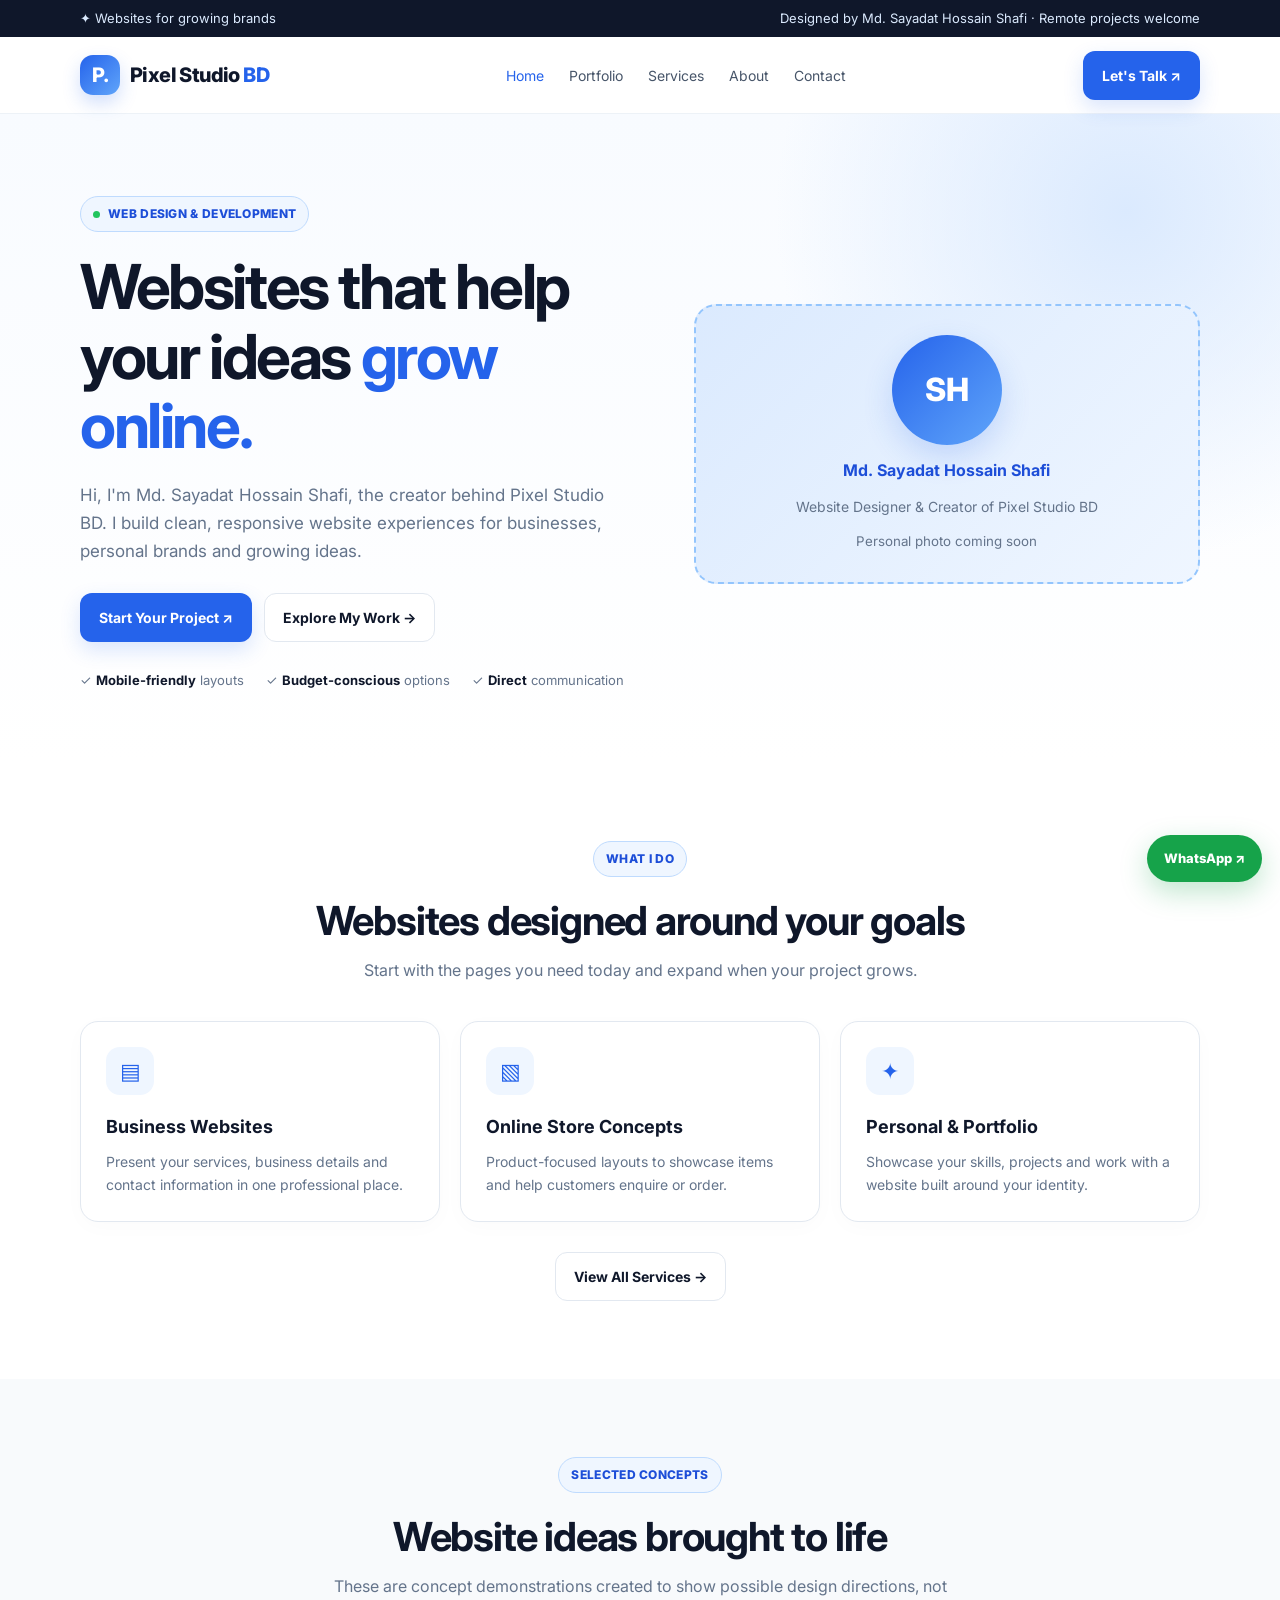
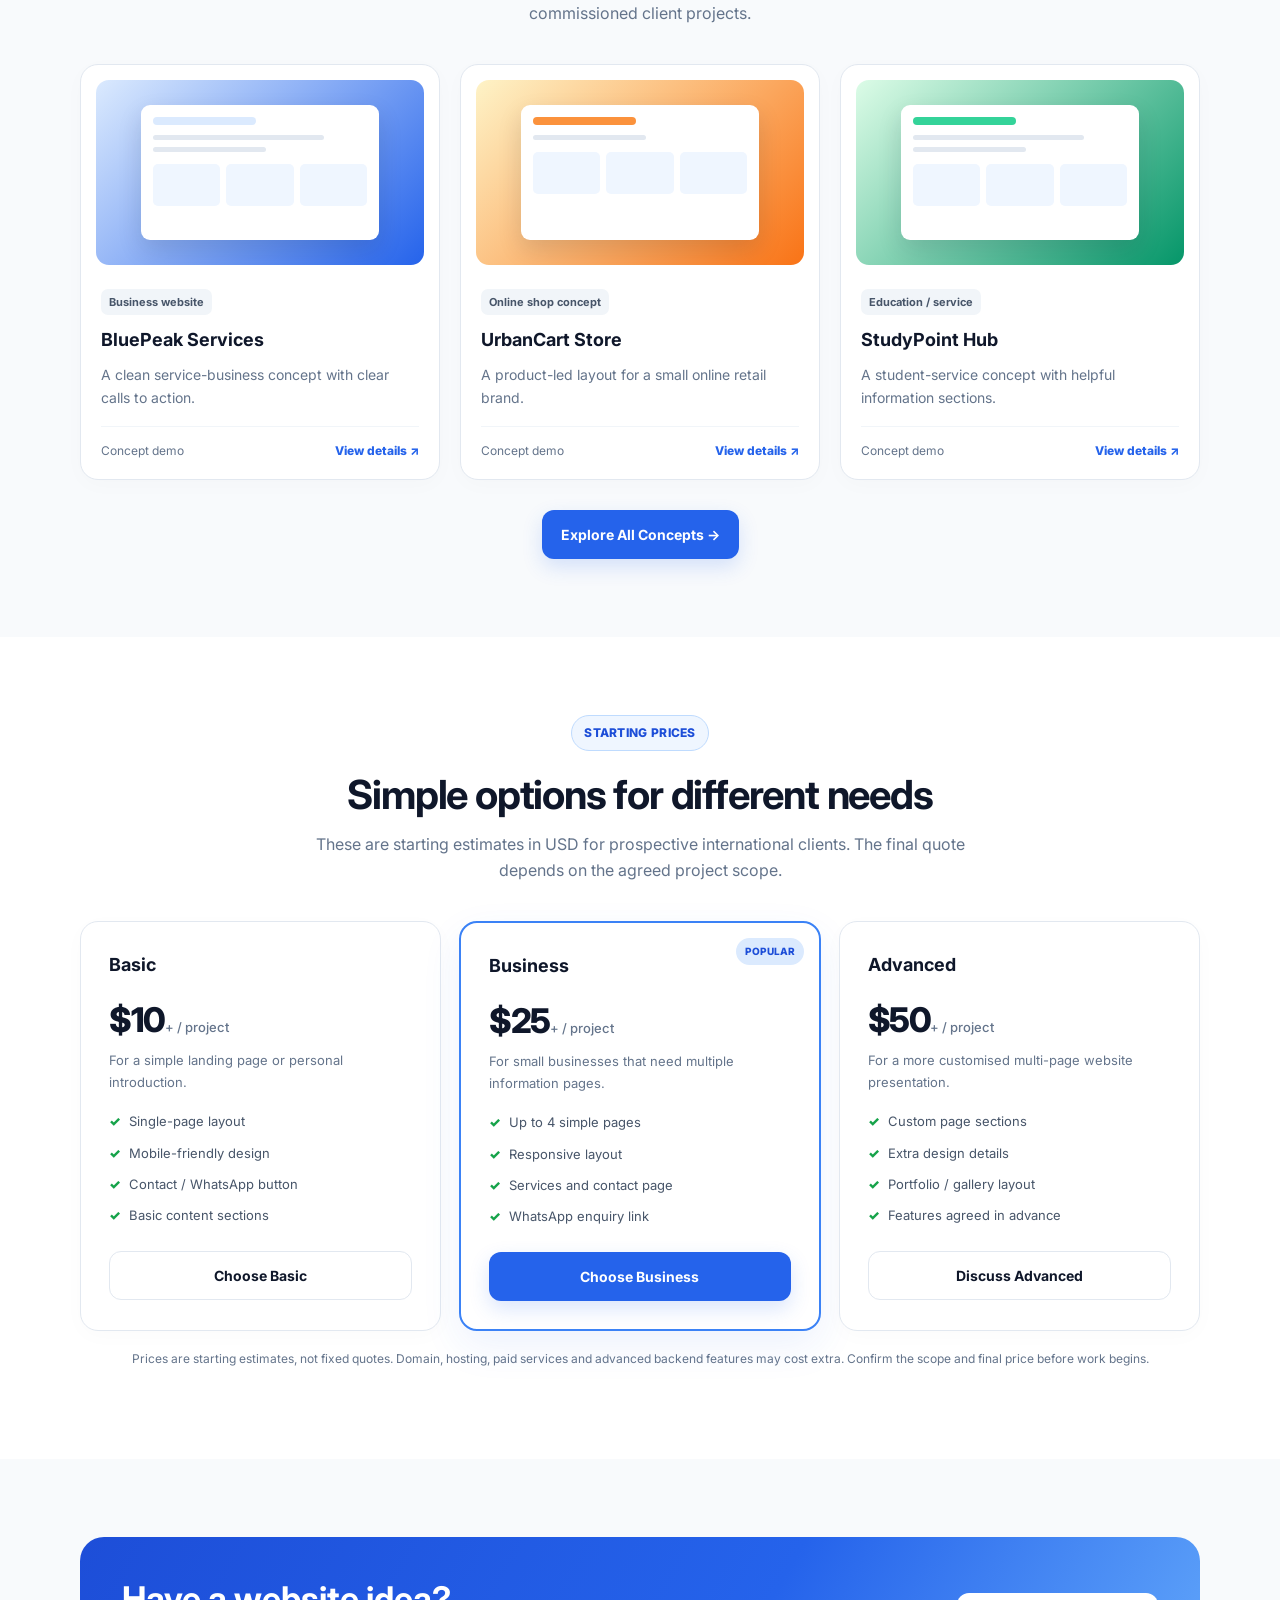
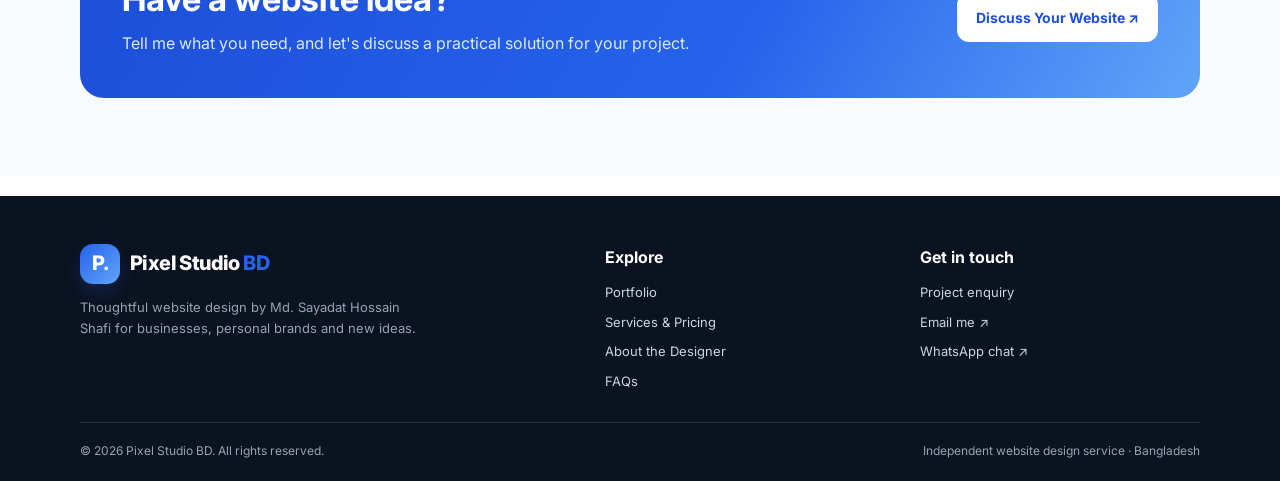
<file: index.html>
<!doctype html>

<html lang="en">
<head>
<meta charset="utf-8">
<meta name="viewport" content="width=device-width,initial-scale=1">
<title>Pixel Studio BD | Website Designer Md. Sayadat Hossain Shafi</title>
<meta name="description" content="Pixel Studio BD by Md. Sayadat Hossain Shafi. Explore responsive business websites, portfolio websites and affordable web design services.">
<meta name="theme-color" content="#2563eb">
<link rel="stylesheet" href="style.css">
</head>
<body><div class="topbar">
  <div class="container">
    <span>✦ Websites for growing brands</span>
    <span>Designed by Md. Sayadat Hossain Shafi · Remote projects welcome</span>
  </div>
</div><header class="navbar">
  <div class="container nav-inner">
    <a class="brand" href="index.html">
      <span class="brand-mark">P.</span>
      <span>Pixel Studio <em>BD</em></span>
    </a>
    <button class="menu-toggle" aria-label="Open navigation" aria-expanded="false">☰ Menu</button>
    <nav class="nav-links">
      <a class="active" href="index.html">Home</a>
      <a href="portfolio.html">Portfolio</a>
      <a href="services.html">Services</a>
      <a href="about.html">About</a>
      <a href="contact.html">Contact</a>
    </nav>
    <div class="nav-actions">
      <a class="btn btn-primary" data-wa data-message="Hello Md. Sayadat! I found your Pixel Studio BD website and would like to discuss a website project." href="https://wa.me/8801336478777">Let's Talk ↗</a>
    </div>
  </div>
</header><main><section class="hero">
  <div class="container hero-grid">
    <div>
      <div class="eyebrow"><span class="dot"></span> WEB DESIGN & DEVELOPMENT</div>
      <h1>Websites that help your ideas <span>grow online.</span></h1>
      <p>Hi, I'm Md. Sayadat Hossain Shafi, the creator behind Pixel Studio BD. I build clean, responsive website experiences for businesses, personal brands and growing ideas.</p>
      <div class="hero-buttons">
        <a class="btn btn-primary" href="contact.html">Start Your Project ↗</a>
        <a class="btn btn-light" href="portfolio.html">Explore My Work →</a>
      </div>
      <div class="trust-row">
        <span>✓ <strong>Mobile-friendly</strong> layouts</span>
        <span>✓ <strong>Budget-conscious</strong> options</span>
        <span>✓ <strong>Direct</strong> communication</span>
      </div>
    </div><div class="profile-placeholder">
  <div class="profile-initials">SH</div>
  <strong>Md. Sayadat Hossain Shafi</strong>
  <p>Website Designer & Creator of Pixel Studio BD</p>
  <small>Personal photo coming soon</small>
</div>

  </div>
</section><section class="section">
  <div class="container">
    <div class="section-head">
      <div class="eyebrow">WHAT I DO</div>
      <h2>Websites designed around your goals</h2>
      <p>Start with the pages you need today and expand when your project grows.</p>
    </div>
    <div class="grid-3">
      <article class="feature-card">
        <div class="feature-icon">▤</div>
        <h3>Business Websites</h3>
        <p>Present your services, business details and contact information in one professional place.</p>
      </article>
      <article class="feature-card">
        <div class="feature-icon">▧</div>
        <h3>Online Store Concepts</h3>
        <p>Product-focused layouts to showcase items and help customers enquire or order.</p>
      </article>
      <article class="feature-card">
        <div class="feature-icon">✦</div>
        <h3>Personal & Portfolio</h3>
        <p>Showcase your skills, projects and work with a website built around your identity.</p>
      </article>
    </div>
    <div class="section-link">
      <a class="btn btn-light" href="services.html">View All Services →</a>
    </div>
  </div>
</section><section class="section section-soft">
  <div class="container">
    <div class="section-head">
      <div class="eyebrow">SELECTED CONCEPTS</div>
      <h2>Website ideas brought to life</h2>
      <p>These are concept demonstrations created to show possible design directions, not commissioned client projects.</p>
    </div>
    <div class="project-grid">  <article class="project-card" data-category="business">
    <div class="project-visual visual-business">
      <div class="mini-page">
        <div class="mini-bar"></div>
        <div class="mini-line"></div>
        <div class="mini-line short"></div>
        <div class="mini-blocks"><i></i><i></i><i></i></div>
      </div>
    </div>
    <div class="project-content">
      <span class="tag">Business website</span>
      <h3>BluePeak Services</h3>
      <p>A clean service-business concept with clear calls to action.</p>
      <div class="project-meta">
        <span>Concept demo</span>
        <a href="project-business.html">View details ↗</a>
      </div>
    </div>
  </article>

  <article class="project-card" data-category="store">
    <div class="project-visual visual-shop">
      <div class="mini-page">
        <div class="mini-bar"></div>
        <div class="mini-line short"></div>
        <div class="mini-blocks"><i></i><i></i><i></i></div>
      </div>
    </div>
    <div class="project-content">
      <span class="tag">Online shop concept</span>
      <h3>UrbanCart Store</h3>
      <p>A product-led layout for a small online retail brand.</p>
      <div class="project-meta">
        <span>Concept demo</span>
        <a href="project-store.html">View details ↗</a>
      </div>
    </div>
  </article>

  <article class="project-card" data-category="education">
    <div class="project-visual visual-study">
      <div class="mini-page">
        <div class="mini-bar"></div>
        <div class="mini-line"></div>
        <div class="mini-line short"></div>
        <div class="mini-blocks"><i></i><i></i><i></i></div>
      </div>
    </div>
    <div class="project-content">
      <span class="tag">Education / service</span>
      <h3>StudyPoint Hub</h3>
      <p>A student-service concept with helpful information sections.</p>
      <div class="project-meta">
        <span>Concept demo</span>
        <a href="project-study.html">View details ↗</a>
      </div>
    </div>
  </article>

</div>
<div class="section-link">
  <a class="btn btn-primary" href="portfolio.html">Explore All Concepts →</a>
</div>

  </div>
</section><section class="section">
  <div class="container">
    <div class="section-head">
      <div class="eyebrow">STARTING PRICES</div>
      <h2>Simple options for different needs</h2>
      <p>These are starting estimates in USD for prospective international clients. The final quote depends on the agreed project scope.</p>
    </div><div class="pricing-grid">
  <article class="price-card">
    <h3>Basic</h3>
    <div class="price">$10<small>+ / project</small></div>
    <p>For a simple landing page or personal introduction.</p>
    <ul>
      <li>Single-page layout</li>
      <li>Mobile-friendly design</li>
      <li>Contact / WhatsApp button</li>
      <li>Basic content sections</li>
    </ul>
    <a class="btn btn-light" href="contact.html?plan=Basic">Choose Basic</a>
  </article>

  <article class="price-card popular">
    <span class="popular-label">POPULAR</span>
    <h3>Business</h3>
    <div class="price">$25<small>+ / project</small></div>
    <p>For small businesses that need multiple information pages.</p>
    <ul>
      <li>Up to 4 simple pages</li>
      <li>Responsive layout</li>
      <li>Services and contact page</li>
      <li>WhatsApp enquiry link</li>
    </ul>
    <a class="btn btn-primary" href="contact.html?plan=Business">Choose Business</a>
  </article>

  <article class="price-card">
    <h3>Advanced</h3>
    <div class="price">$50<small>+ / project</small></div>
    <p>For a more customised multi-page website presentation.</p>
    <ul>
      <li>Custom page sections</li>
      <li>Extra design details</li>
      <li>Portfolio / gallery layout</li>
      <li>Features agreed in advance</li>
    </ul>
    <a class="btn btn-light" href="contact.html?plan=Advanced">Discuss Advanced</a>
  </article>
</div>
<p class="note">Prices are starting estimates, not fixed quotes. Domain, hosting, paid services and advanced backend features may cost extra. Confirm the scope and final price before work begins.</p>

  </div>
</section><section class="section section-soft">
  <div class="container">
    <div class="cta-band">
      <div>
        <h2>Have a website idea?</h2>
        <p>Tell me what you need, and let's discuss a practical solution for your project.</p>
      </div>
      <a class="btn" href="contact.html">Discuss Your Website ↗</a>
    </div>
  </div>
</section></main><footer class="footer">
  <div class="container">
    <div class="footer-grid">
      <div>
        <a class="brand" href="index.html">
          <span class="brand-mark">P.</span>
          <span>Pixel Studio <em>BD</em></span>
        </a>
        <p>Thoughtful website design by Md. Sayadat Hossain Shafi for businesses, personal brands and new ideas.</p>
      </div>  <div>
    <h4>Explore</h4>
    <div class="footer-links">
      <a href="portfolio.html">Portfolio</a>
      <a href="services.html">Services & Pricing</a>
      <a href="about.html">About the Designer</a>
      <a href="faq.html">FAQs</a>
    </div>
  </div>

  <div>
    <h4>Get in touch</h4>
    <div class="footer-links">
      <a href="contact.html">Project enquiry</a>
      <a href="mailto:mdsayadathossain2007@gmail.com">Email me ↗</a>
      <a data-wa data-message="Hello Md. Sayadat! I would like to discuss a website project." href="https://wa.me/8801336478777">WhatsApp chat ↗</a>
    </div>
  </div>
</div>

<div class="copyright">
  <span>© <span data-year>2026</span> Pixel Studio BD. All rights reserved.</span>
  <span>Independent website design service · Bangladesh</span>
</div>

  </div>
</footer><a class="wa-float" data-wa data-message="Hello Md. Sayadat! I would like to discuss a website project." href="https://wa.me/8801336478777" aria-label="Contact on WhatsApp">WhatsApp ↗</a>

<script src="script.js"></script></body>
</html>
</file>
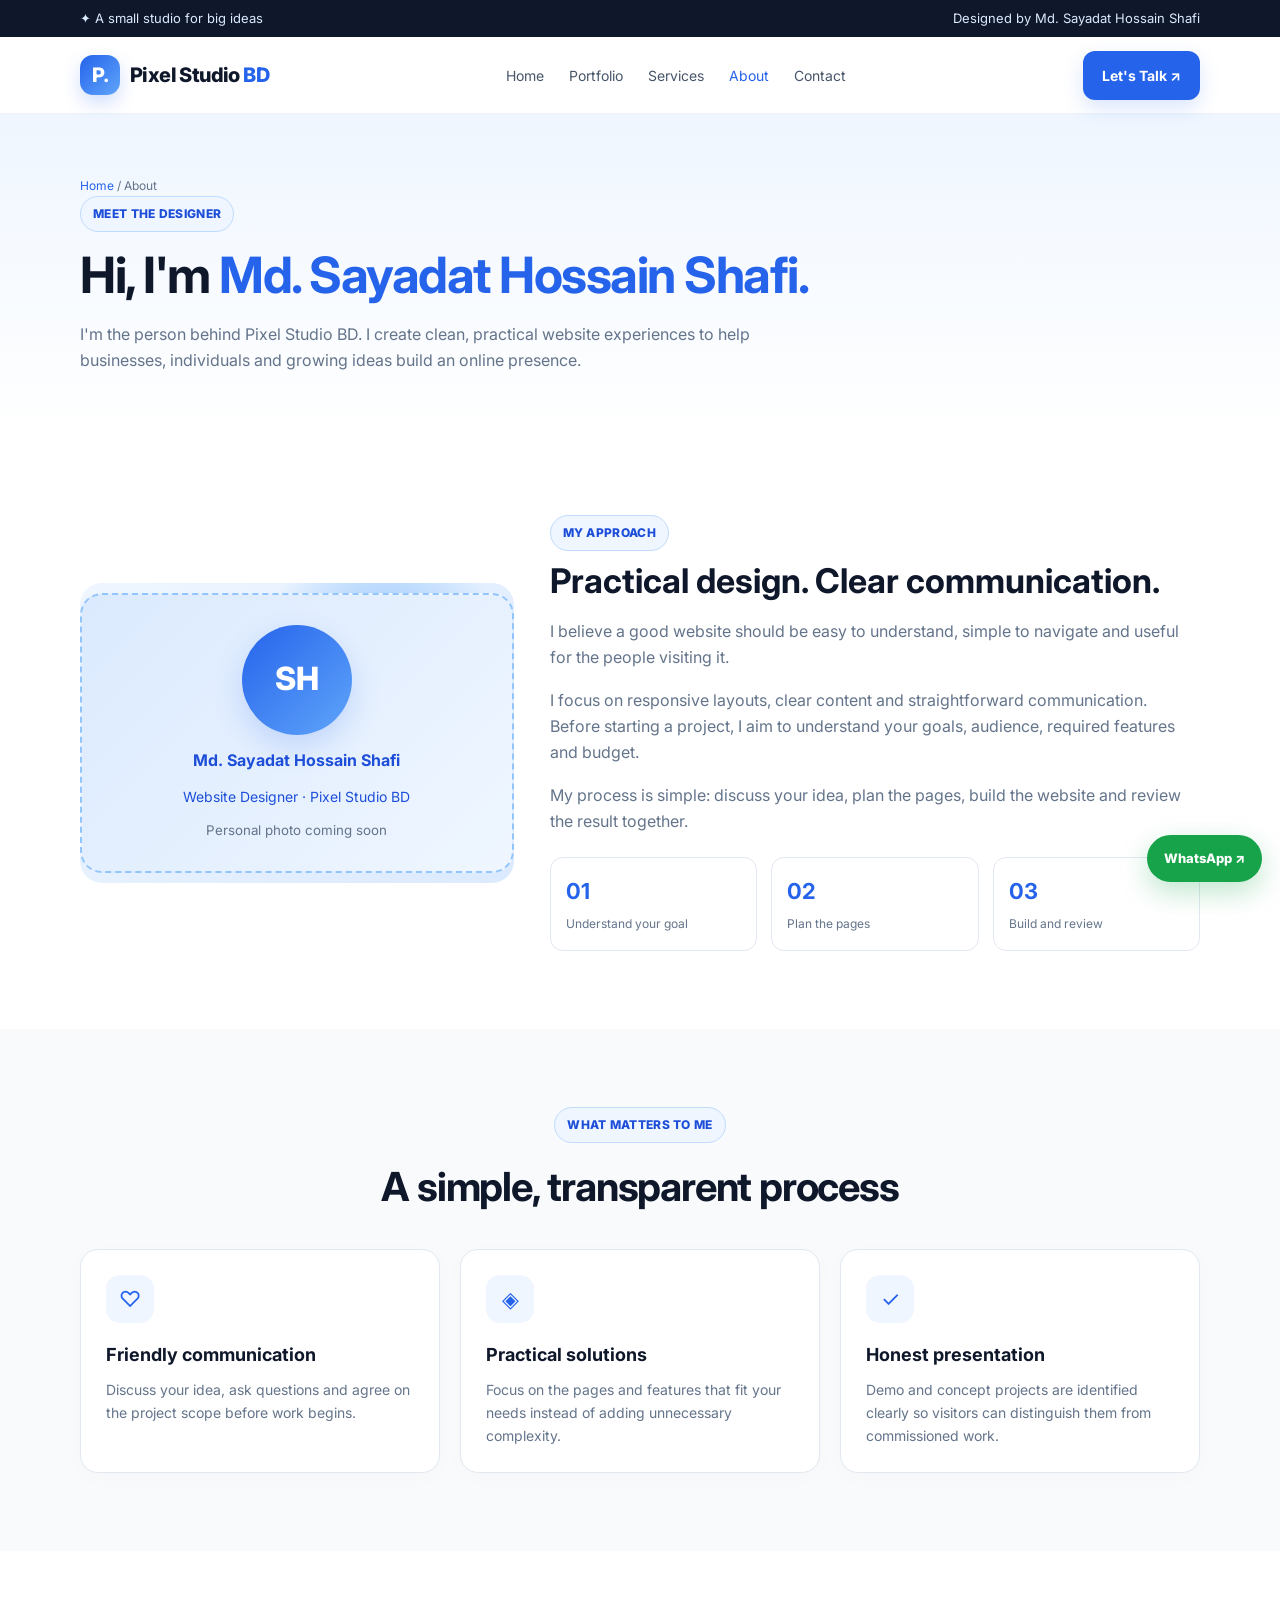
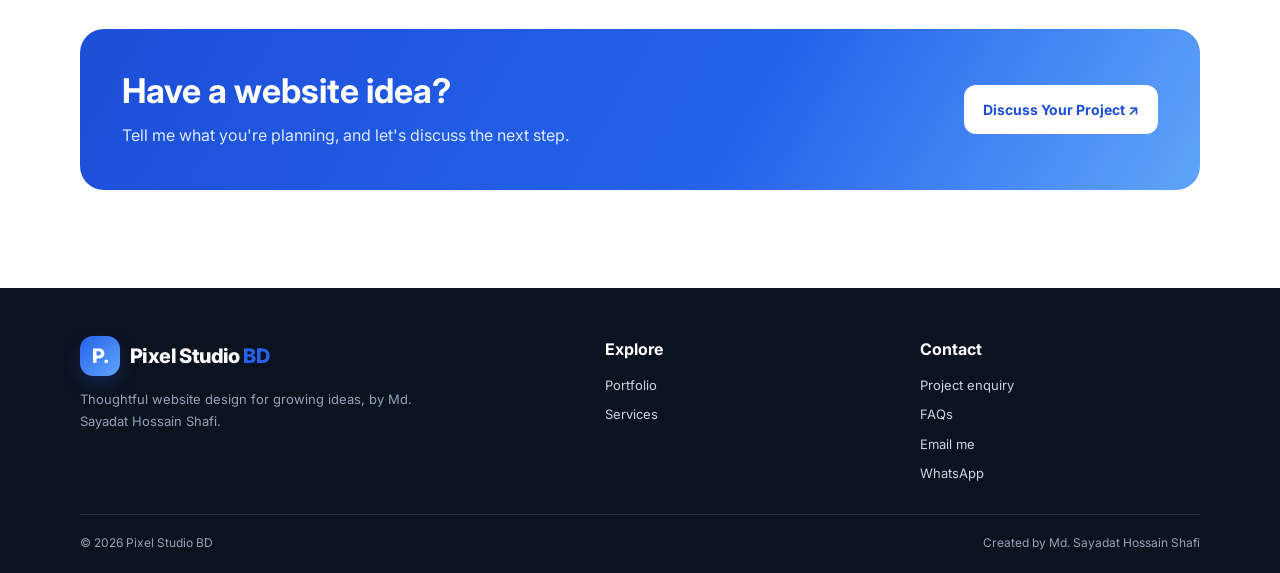
<file: about.html>
<!doctype html>

<html lang="en">
<head>
  <meta charset="utf-8">
  <meta name="viewport" content="width=device-width,initial-scale=1">
  <title>About the Designer | Pixel Studio BD</title>
  <meta name="description" content="Meet Md. Sayadat Hossain Shafi, the designer behind Pixel Studio BD. Explore a practical approach to responsive website design.">
  <link rel="stylesheet" href="style.css">
</head>
<body><div class="topbar">
  <div class="container">
    <span>✦ A small studio for big ideas</span>
    <span>Designed by Md. Sayadat Hossain Shafi</span>
  </div>
</div><header class="navbar">
  <div class="container nav-inner">
    <a class="brand" href="index.html">
      <span class="brand-mark">P.</span>
      <span>Pixel Studio <em>BD</em></span>
    </a><button class="menu-toggle" aria-label="Open navigation" aria-expanded="false">☰ Menu</button>

<nav class="nav-links">
  <a href="index.html">Home</a>
  <a href="portfolio.html">Portfolio</a>
  <a href="services.html">Services</a>
  <a class="active" href="about.html">About</a>
  <a href="contact.html">Contact</a>
</nav>

<div class="nav-actions">
  <a class="btn btn-primary" href="contact.html">Let's Talk ↗</a>
</div>

  </div>
</header><main>
  <section class="page-hero">
    <div class="container">
      <div class="breadcrumbs"><a href="index.html">Home</a> / About</div>
      <div class="eyebrow">MEET THE DESIGNER</div>
      <h1>Hi, I'm <span style="color:#2563eb">Md. Sayadat Hossain Shafi.</span></h1>
      <p>I'm the person behind Pixel Studio BD. I create clean, practical website experiences to help businesses, individuals and growing ideas build an online presence.</p>
    </div>
  </section>  <section class="section">
    <div class="container about-grid">  <div class="about-art">
    <div class="profile-placeholder">
      <div class="profile-initials">SH</div>
      <strong>Md. Sayadat Hossain Shafi</strong>
      <p>Website Designer · Pixel Studio BD</p>
      <small>Personal photo coming soon</small>
    </div>
  </div>

  <div class="about-copy">
    <div class="eyebrow">MY APPROACH</div>
    <h2>Practical design. Clear communication.</h2>
    <p>I believe a good website should be easy to understand, simple to navigate and useful for the people visiting it.</p>
    <p>I focus on responsive layouts, clear content and straightforward communication. Before starting a project, I aim to understand your goals, audience, required features and budget.</p>
    <p>My process is simple: discuss your idea, plan the pages, build the website and review the result together.</p>

    <div class="stats-grid">
      <div class="stat">
        <strong>01</strong>
        <span>Understand your goal</span>
      </div>
      <div class="stat">
        <strong>02</strong>
        <span>Plan the pages</span>
      </div>
      <div class="stat">
        <strong>03</strong>
        <span>Build and review</span>
      </div>
    </div>
  </div>

</div>

  </section>  <section class="section section-soft">
    <div class="container">
      <div class="section-head">
        <div class="eyebrow">WHAT MATTERS TO ME</div>
        <h2>A simple, transparent process</h2>
      </div>  <div class="grid-3">
    <article class="feature-card">
      <div class="feature-icon">♡</div>
      <h3>Friendly communication</h3>
      <p>Discuss your idea, ask questions and agree on the project scope before work begins.</p>
    </article>

    <article class="feature-card">
      <div class="feature-icon">◈</div>
      <h3>Practical solutions</h3>
      <p>Focus on the pages and features that fit your needs instead of adding unnecessary complexity.</p>
    </article>

    <article class="feature-card">
      <div class="feature-icon">✓</div>
      <h3>Honest presentation</h3>
      <p>Demo and concept projects are identified clearly so visitors can distinguish them from commissioned work.</p>
    </article>
  </div>
</div>

  </section>  <section class="section">
    <div class="container">
      <div class="cta-band">
        <div>
          <h2>Have a website idea?</h2>
          <p>Tell me what you're planning, and let's discuss the next step.</p>
        </div>
        <a class="btn" href="contact.html">Discuss Your Project ↗</a>
      </div>
    </div>
  </section>
</main><footer class="footer">
  <div class="container">
    <div class="footer-grid">  <div>
    <a class="brand" href="index.html">
      <span class="brand-mark">P.</span>
      <span>Pixel Studio <em>BD</em></span>
    </a>
    <p>Thoughtful website design for growing ideas, by Md. Sayadat Hossain Shafi.</p>
  </div>

  <div>
    <h4>Explore</h4>
    <div class="footer-links">
      <a href="portfolio.html">Portfolio</a>
      <a href="services.html">Services</a>
    </div>
  </div>

  <div>
    <h4>Contact</h4>
    <div class="footer-links">
      <a href="contact.html">Project enquiry</a>
      <a href="faq.html">FAQs</a>
      <a href="mailto:mdsayadathossain2007@gmail.com">Email me</a>
      <a href="https://wa.me/8801336478777" target="_blank" rel="noopener">WhatsApp</a>
    </div>
  </div>

</div>

<div class="copyright">
  <span>© 2026 Pixel Studio BD</span>
  <span>Created by Md. Sayadat Hossain Shafi</span>
</div>

  </div>
</footer><a class="wa-float" data-wa href="https://wa.me/8801336478777">WhatsApp ↗</a>

<script src="script.js"></script></body>
</html>
</file>
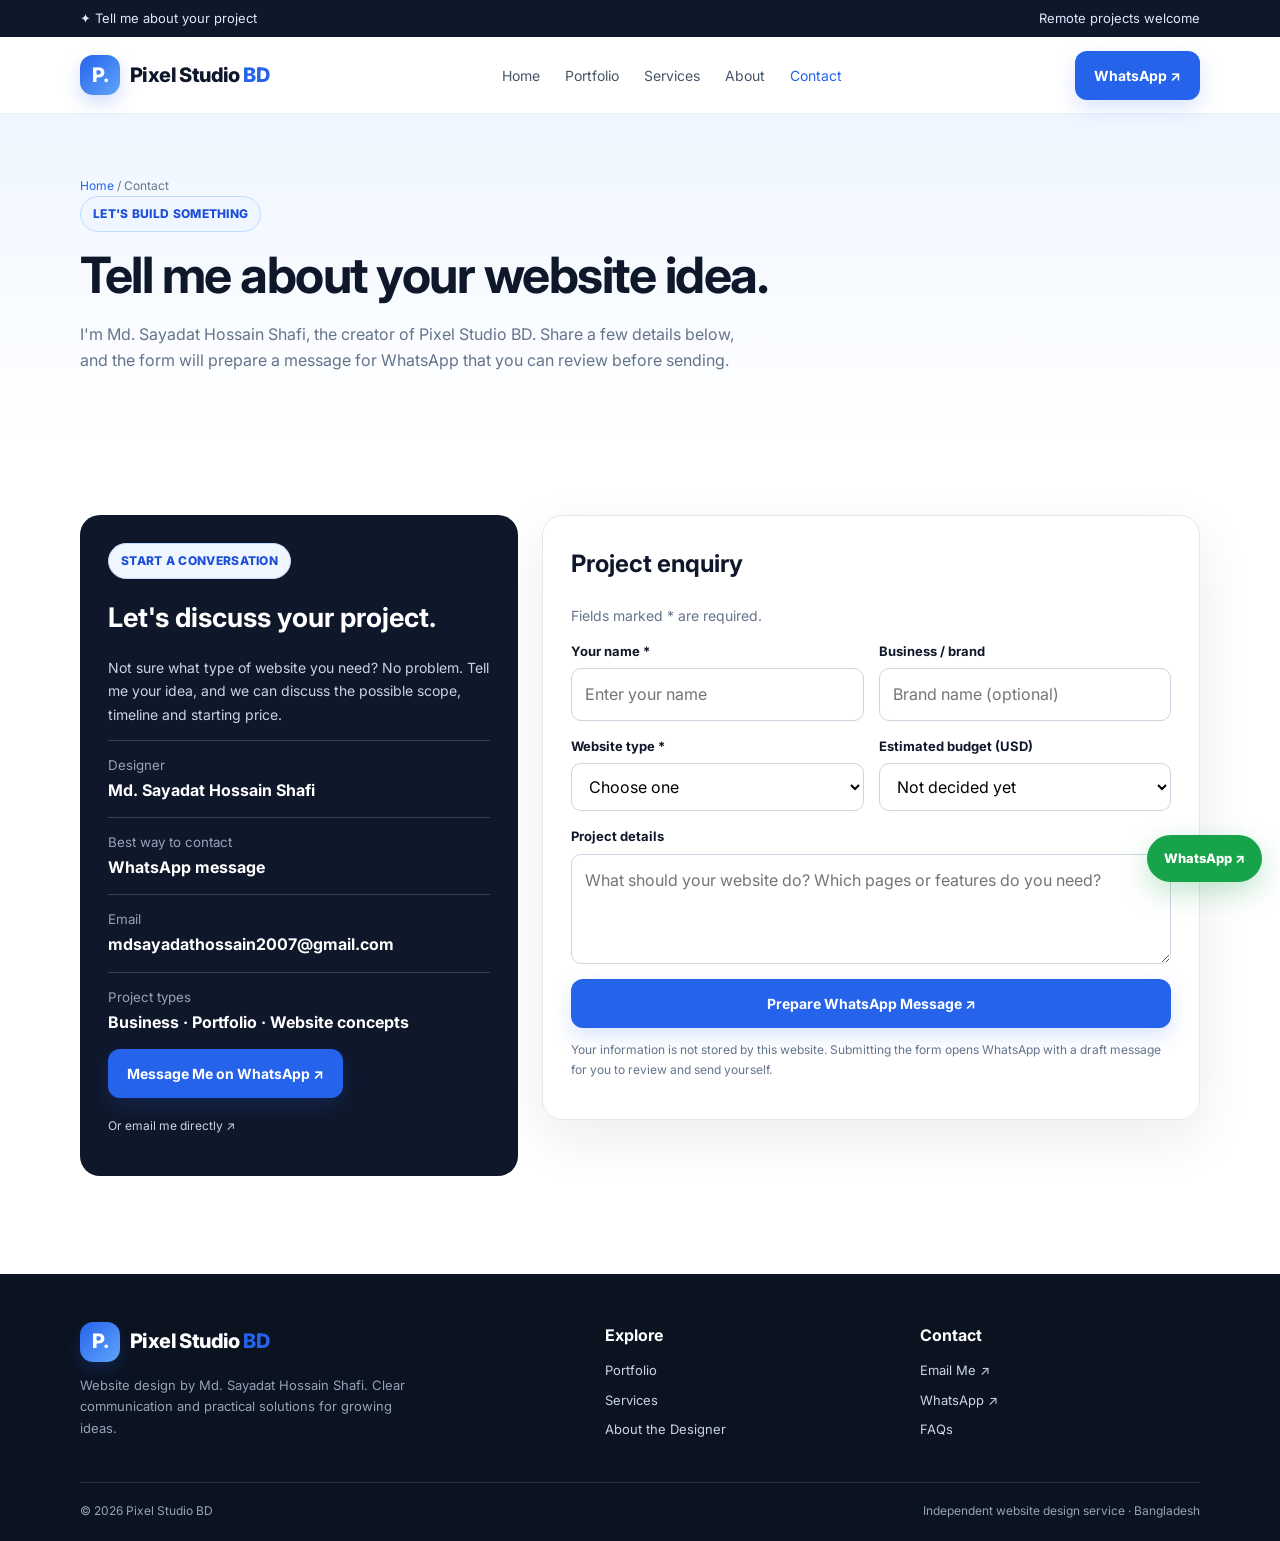
<file: contact.html>
<!doctype html>

<html lang="en">
<head>
<meta charset="utf-8">
<meta name="viewport" content="width=device-width,initial-scale=1">
<title>Contact & Project Enquiry | Pixel Studio BD</title>
<meta name="description" content="Contact Md. Sayadat Hossain Shafi at Pixel Studio BD about your website design project.">
<meta name="theme-color" content="#2563eb">
<link rel="stylesheet" href="style.css">
</head>
<body><div class="topbar">
  <div class="container">
    <span>✦ Tell me about your project</span>
    <span>Remote projects welcome</span>
  </div>
</div><header class="navbar">
  <div class="container nav-inner">
    <a class="brand" href="index.html">
      <span class="brand-mark">P.</span>
      <span>Pixel Studio <em>BD</em></span>
    </a>
    <button class="menu-toggle" aria-label="Open navigation" aria-expanded="false">☰ Menu</button>
    <nav class="nav-links">
      <a href="index.html">Home</a>
      <a href="portfolio.html">Portfolio</a>
      <a href="services.html">Services</a>
      <a href="about.html">About</a>
      <a class="active" href="contact.html">Contact</a>
    </nav>
    <div class="nav-actions">
      <a class="btn btn-primary" data-wa href="https://wa.me/8801336478777">WhatsApp ↗</a>
    </div>
  </div>
</header><main>
<section class="page-hero">
  <div class="container">
    <div class="breadcrumbs"><a href="index.html">Home</a> / Contact</div>
    <div class="eyebrow">LET'S BUILD SOMETHING</div>
    <h1>Tell me about your website idea.</h1>
    <p>I'm Md. Sayadat Hossain Shafi, the creator of Pixel Studio BD. Share a few details below, and the form will prepare a message for WhatsApp that you can review before sending.</p>
  </div>
</section><section class="section">
  <div class="container contact-grid"><aside class="contact-side">
  <div class="eyebrow">START A CONVERSATION</div>
  <h2>Let's discuss your project.</h2>
  <p>Not sure what type of website you need? No problem. Tell me your idea, and we can discuss the possible scope, timeline and starting price.</p>

  <div class="contact-item">
    <small>Designer</small>
    <strong>Md. Sayadat Hossain Shafi</strong>
  </div>

  <div class="contact-item">
    <small>Best way to contact</small>
    <strong>WhatsApp message</strong>
  </div>

  <div class="contact-item">
    <small>Email</small>
    <strong style="overflow-wrap:anywhere">mdsayadathossain2007@gmail.com</strong>
  </div>

  <div class="contact-item">
    <small>Project types</small>
    <strong>Business · Portfolio · Website concepts</strong>
  </div>

  <a class="btn btn-primary" data-wa data-message="Hello Md. Sayadat! I found your Pixel Studio BD website and would like to discuss a project." href="https://wa.me/8801336478777">Message Me on WhatsApp ↗</a>

  <p style="font-size:12px;margin-top:18px">
    <a href="mailto:mdsayadathossain2007@gmail.com">Or email me directly ↗</a>
  </p>
</aside>

<form class="contact-form" id="contactForm">
  <h2 style="margin-top:0">Project enquiry</h2>
  <p style="color:#64748b;font-size:14px">Fields marked * are required.</p>

  <div class="form-grid">

    <div class="field">
      <label for="name">Your name *</label>
      <input id="name" name="name" required placeholder="Enter your name">
    </div>

    <div class="field">
      <label for="business">Business / brand</label>
      <input id="business" name="business" placeholder="Brand name (optional)">
    </div>

    <div class="field">
      <label for="type">Website type *</label>
      <select id="type" name="type" required>
        <option value="">Choose one</option>
        <option>Business website</option>
        <option>Portfolio / personal website</option>
        <option>Online shop design</option>
        <option>Education / service website</option>
        <option>Other / not sure yet</option>
      </select>
    </div>

    <div class="field">
      <label for="budget">Estimated budget (USD)</label>
      <select id="budget" name="budget">
        <option value="">Not decided yet</option>
        <option>Under $10</option>
        <option>$10–$25</option>
        <option>$25–$50</option>
        <option>$50–$100</option>
        <option>$100+</option>
      </select>
    </div>

    <div class="field full">
      <label for="details">Project details</label>
      <textarea id="details" name="details" placeholder="What should your website do? Which pages or features do you need?"></textarea>
    </div>

    <div class="field full">
      <button class="btn btn-primary" type="submit">Prepare WhatsApp Message ↗</button>
    </div>

  </div>

  <p class="form-help">Your information is not stored by this website. Submitting the form opens WhatsApp with a draft message for you to review and send yourself.</p>
</form>

  </div>
</section>
</main><footer class="footer">
  <div class="container">
    <div class="footer-grid">
      <div>
        <a class="brand" href="index.html">
          <span class="brand-mark">P.</span>
          <span>Pixel Studio <em>BD</em></span>
        </a>
        <p>Website design by Md. Sayadat Hossain Shafi. Clear communication and practical solutions for growing ideas.</p>
      </div>  <div>
    <h4>Explore</h4>
    <div class="footer-links">
      <a href="portfolio.html">Portfolio</a>
      <a href="services.html">Services</a>
      <a href="about.html">About the Designer</a>
    </div>
  </div>

  <div>
    <h4>Contact</h4>
    <div class="footer-links">
      <a href="mailto:mdsayadathossain2007@gmail.com">Email Me ↗</a>
      <a href="https://wa.me/8801336478777" target="_blank" rel="noopener">WhatsApp ↗</a>
      <a href="faq.html">FAQs</a>
    </div>
  </div>
</div>

<div class="copyright">
  <span>© <span data-year>2026</span> Pixel Studio BD</span>
  <span>Independent website design service · Bangladesh</span>
</div>

  </div>
</footer><a class="wa-float" data-wa data-message="Hello Md. Sayadat! I would like to discuss a website project." href="https://wa.me/8801336478777" aria-label="Contact on WhatsApp">WhatsApp ↗</a>

<script src="script.js"></script><script>
const params = new URLSearchParams(window.location.search);
const plan = params.get("plan");

if (plan) {
  const details = document.querySelector("#details");
  if (details) {
    details.value = "I'm interested in the " + plan + " package.";
  }
}

const contactForm = document.querySelector("#contactForm");

if (contactForm) {
  contactForm.addEventListener("submit", function(event) {
    event.preventDefault();

    const name = document.querySelector("#name").value.trim();
    const business = document.querySelector("#business").value.trim();
    const type = document.querySelector("#type").value;
    const budget = document.querySelector("#budget").value || "Not decided";
    const details = document.querySelector("#details").value.trim();

    const message = [
      "Hello Md. Sayadat! I'd like to discuss a website project.",
      "",
      "Name: " + name,
      "Business / Brand: " + (business || "Not provided"),
      "Website type: " + type,
      "Estimated budget: " + budget,
      "Project details: " + (details || "Not provided")
    ].join("\n");

    const whatsappURL = "https://wa.me/8801336478777?text=" + encodeURIComponent(message);
    window.open(whatsappURL, "_blank", "noopener");
  });
}
</script></body>
</html>
</file>
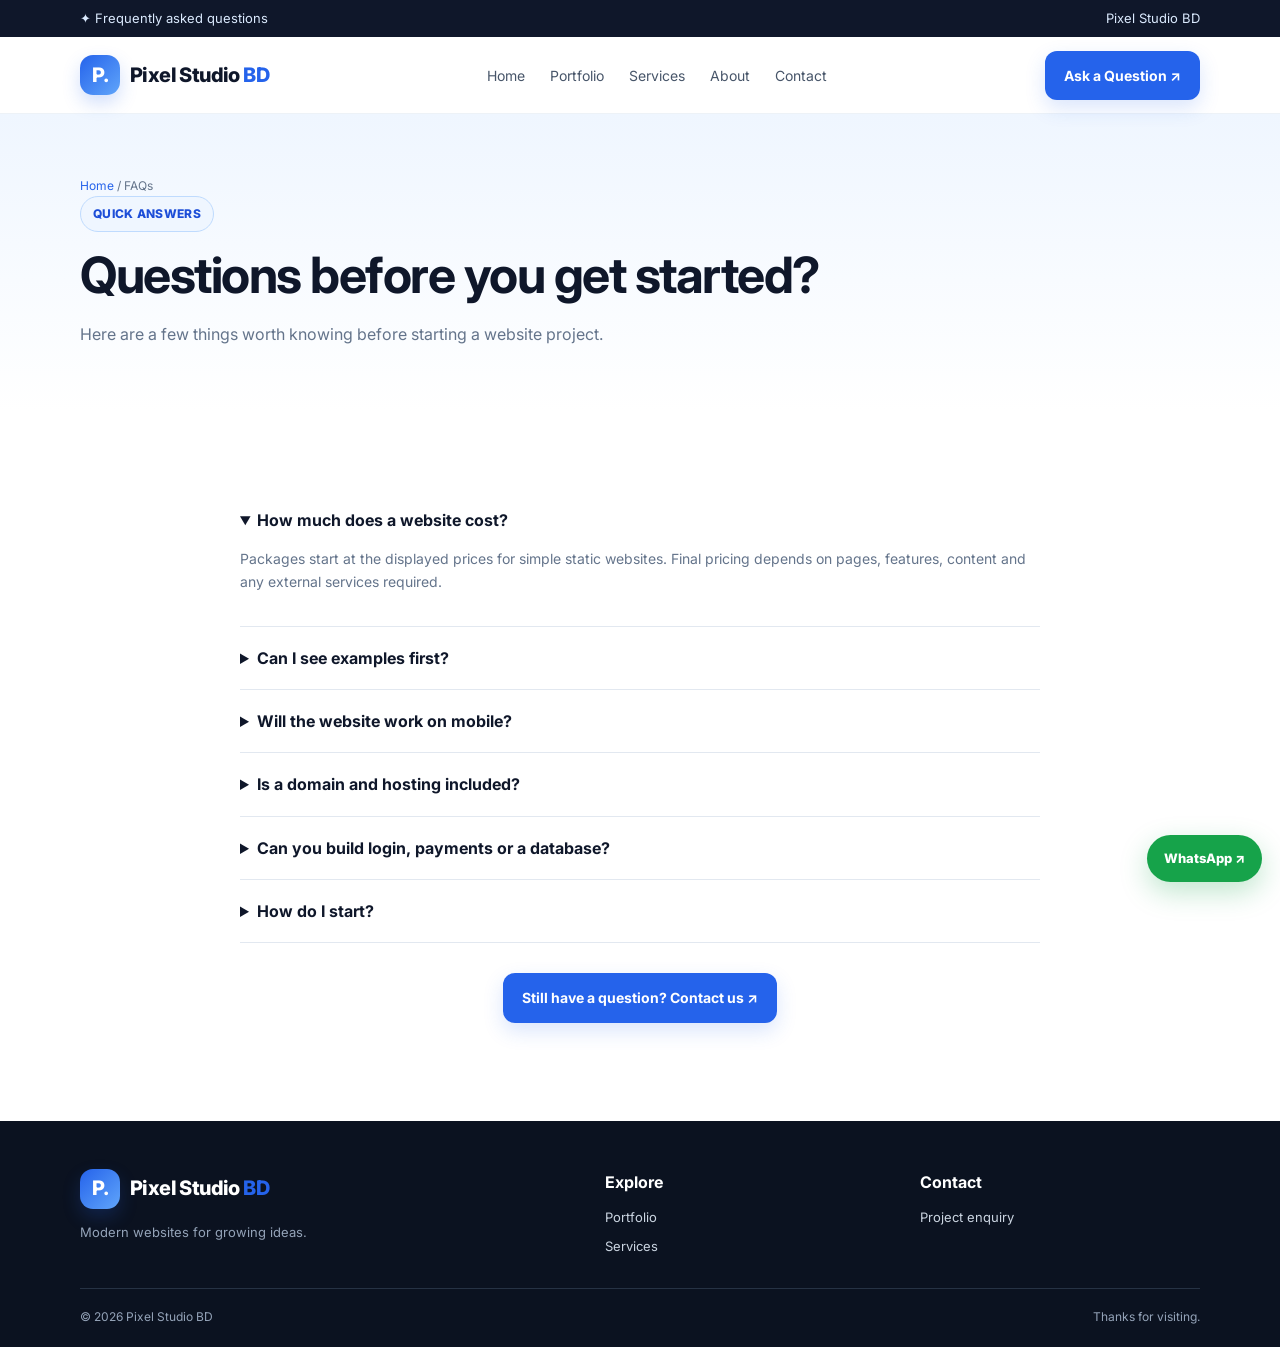
<file: faq.html>
<!doctype html><html lang="en"><head><meta charset="utf-8"><meta name="viewport" content="width=device-width,initial-scale=1"><title>FAQs | Pixel Studio BD</title><meta name="description" content="Answers to common questions about website projects."><link rel="stylesheet" href="style.css"></head><body>
<div class="topbar"><div class="container"><span>✦ Frequently asked questions</span><span>Pixel Studio BD</span></div></div><header class="navbar"><div class="container nav-inner"><a class="brand" href="index.html"><span class="brand-mark">P.</span><span>Pixel Studio <em>BD</em></span></a><button class="menu-toggle" aria-label="Open navigation" aria-expanded="false">☰ Menu</button><nav class="nav-links"><a href="index.html">Home</a><a href="portfolio.html">Portfolio</a><a href="services.html">Services</a><a href="about.html">About</a><a href="contact.html">Contact</a></nav><div class="nav-actions"><a class="btn btn-primary" href="contact.html">Ask a Question ↗</a></div></div></header>
<main><section class="page-hero"><div class="container"><div class="breadcrumbs"><a href="index.html">Home</a> / FAQs</div><div class="eyebrow">QUICK ANSWERS</div><h1>Questions before you get started?</h1><p>Here are a few things worth knowing before starting a website project.</p></div></section><section class="section"><div class="container faq-list">
<details class="faq-item" open><summary>How much does a website cost?</summary><p>Packages start at the displayed prices for simple static websites. Final pricing depends on pages, features, content and any external services required.</p></details>
<details class="faq-item"><summary>Can I see examples first?</summary><p>Yes. Visit the Portfolio page to see sample concepts. These are illustrative demos, not claimed client projects.</p></details>
<details class="faq-item"><summary>Will the website work on mobile?</summary><p>The design is planned to adapt to common mobile, tablet and desktop screen sizes. Final testing depends on the project scope.</p></details>
<details class="faq-item"><summary>Is a domain and hosting included?</summary><p>Not automatically. A free static hosting option may be suitable for a simple site, while custom domains or paid hosting can cost extra.</p></details>
<details class="faq-item"><summary>Can you build login, payments or a database?</summary><p>Those features need backend setup and extra planning. They are not included in the basic static packages and must be quoted separately.</p></details>
<details class="faq-item"><summary>How do I start?</summary><p>Use the Contact page to send your idea, website type and budget through WhatsApp. Agree on scope, price and delivery expectations before work begins.</p></details>
<div class="section-link"><a class="btn btn-primary" href="contact.html">Still have a question? Contact us ↗</a></div></div></section></main>
<footer class="footer"><div class="container"><div class="footer-grid"><div><a class="brand" href="index.html"><span class="brand-mark">P.</span><span>Pixel Studio <em>BD</em></span></a><p>Modern websites for growing ideas.</p></div><div><h4>Explore</h4><div class="footer-links"><a href="portfolio.html">Portfolio</a><a href="services.html">Services</a></div></div><div><h4>Contact</h4><div class="footer-links"><a href="contact.html">Project enquiry</a></div></div></div><div class="copyright"><span>© 2026 Pixel Studio BD</span><span>Thanks for visiting.</span></div></div></footer><a class="wa-float" data-wa href="https://wa.me/8801336478777">WhatsApp ↗</a><script src="script.js"></script></body></html>
</file>
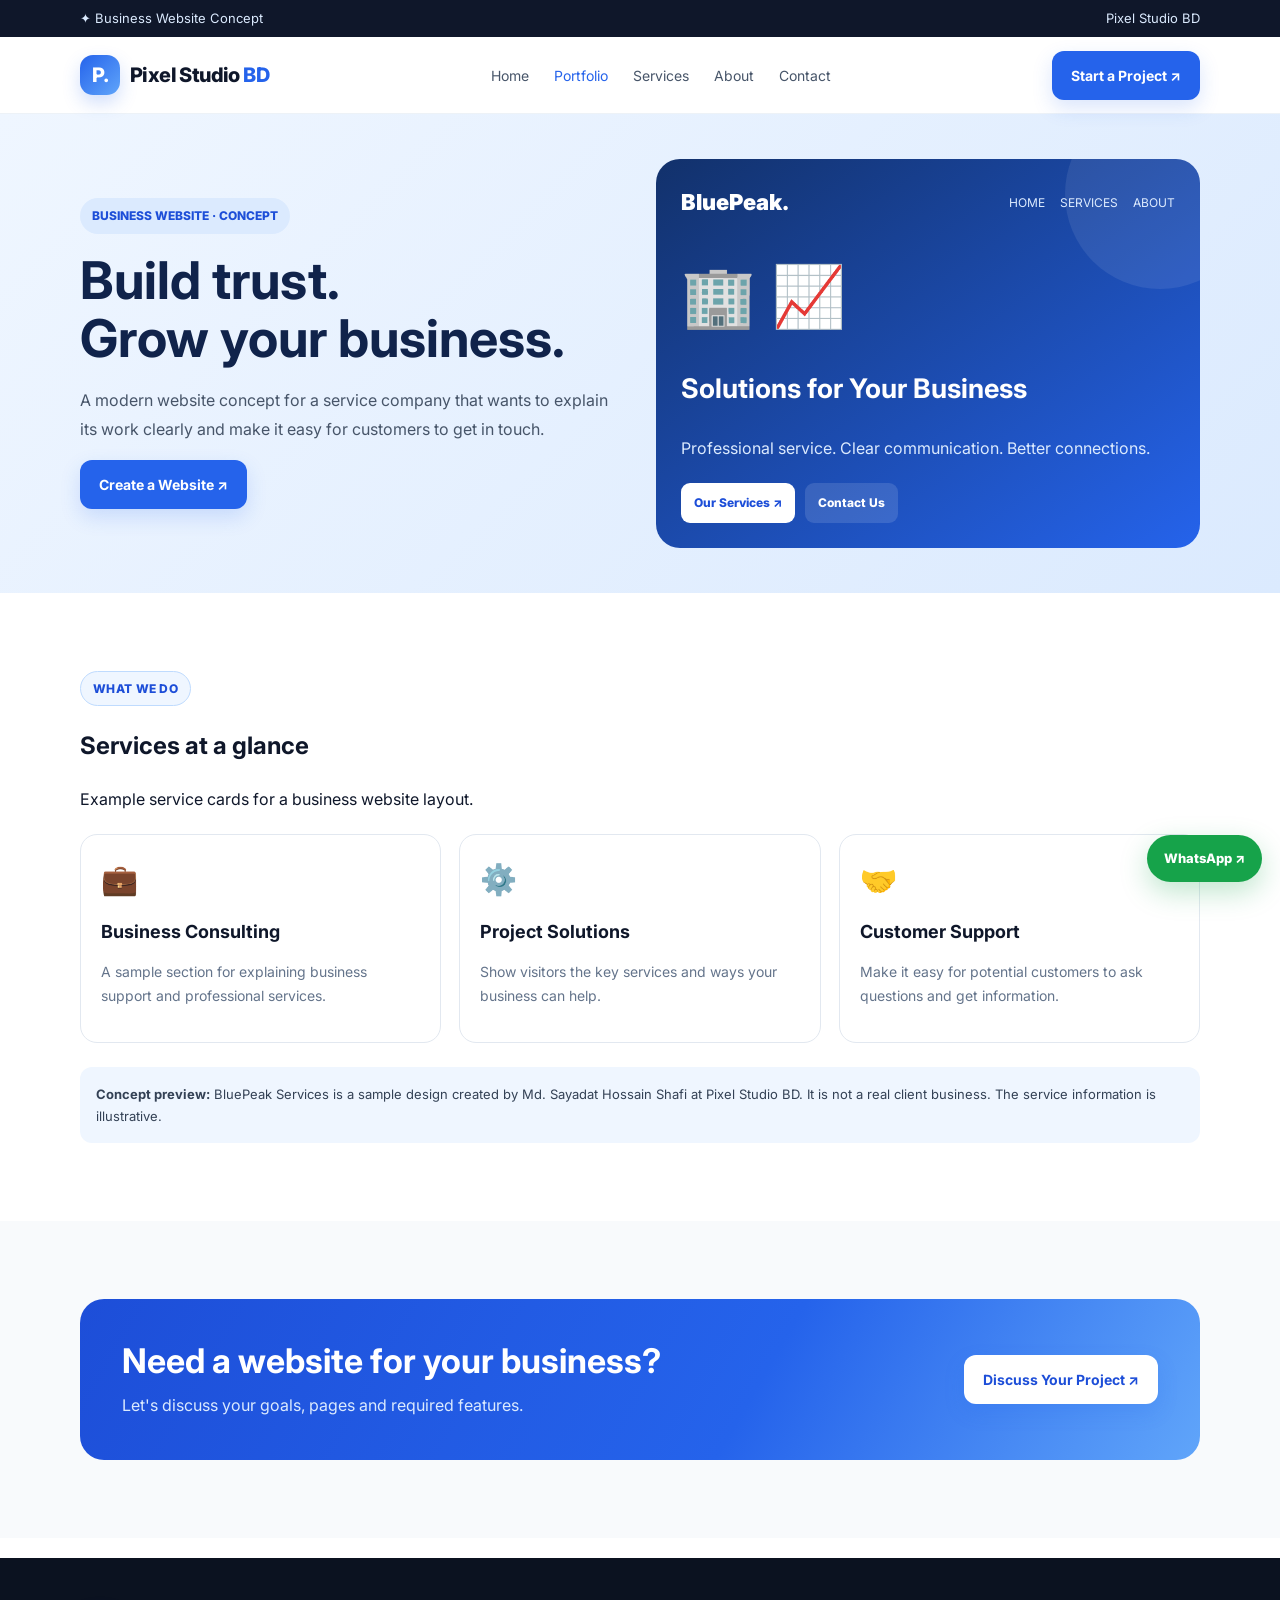
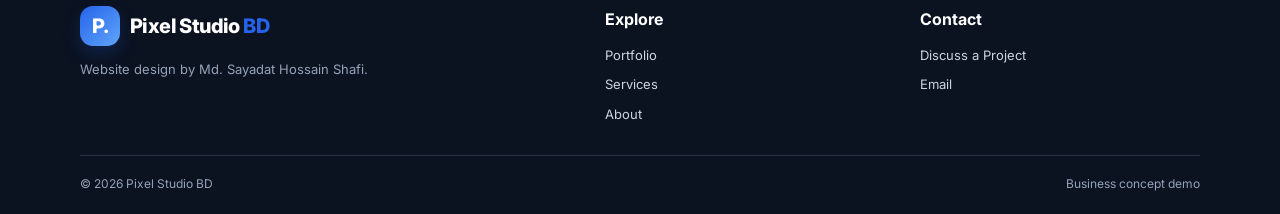
<file: project-business.html>
<!doctype html>
<html lang="en">
<head>
<meta charset="utf-8">
<meta name="viewport" content="width=device-width,initial-scale=1">
<title>BluePeak Services | Pixel Studio BD</title>
<meta name="description" content="BluePeak Services business website design concept by Pixel Studio BD.">
<link rel="stylesheet" href="style.css">

<style>
.business-hero{background:linear-gradient(135deg,#eff6ff,#dbeafe);padding:45px 0}
.biz-layout{display:grid;grid-template-columns:1fr 1fr;gap:32px;align-items:center}
.biz-tag{display:inline-block;padding:8px 12px;border-radius:30px;background:#dbeafe;color:#1d4ed8;font-size:12px;font-weight:800}
.biz-layout h1{font-size:clamp(34px,5vw,52px);line-height:1.12;color:#10234b;margin:18px 0}
.biz-layout p{color:#475569;line-height:1.8}
.biz-visual{background:linear-gradient(145deg,#12316b,#2563eb);border-radius:24px;padding:25px;color:white;min-height:280px;position:relative;overflow:hidden}
.biz-visual:after{content:"";position:absolute;width:190px;height:190px;border-radius:50%;right:-55px;top:-60px;background:#ffffff15}
.biz-top{display:flex;justify-content:space-between;align-items:center;gap:10px;position:relative}
.biz-logo{font-weight:900;font-size:22px}
.biz-menu{font-size:12px;color:#dbeafe}
.biz-symbol{font-size:60px;margin:25px 0 8px;position:relative}
.biz-visual h2{font-size:27px;position:relative}
.biz-visual p{color:#dbeafe;position:relative}
.biz-buttons{display:flex;gap:10px;flex-wrap:wrap;position:relative;margin-top:20px}
.biz-buttons span{padding:10px 13px;background:white;color:#1d4ed8;border-radius:9px;font-size:12px;font-weight:800}
.biz-buttons span+span{background:#ffffff20;color:white}
.biz-section-title{margin-bottom:22px}
.biz-services{display:grid;grid-template-columns:repeat(3,minmax(0,1fr));gap:18px}
.biz-service{border:1px solid #e2e8f0;border-radius:17px;padding:20px;background:white}
.biz-icon{font-size:30px;margin-bottom:12px}
.biz-service h3{font-size:18px;margin:8px 0}
.biz-service p{font-size:14px;color:#64748b;line-height:1.7}
.biz-notice{background:#eff6ff;padding:16px;border-radius:12px;margin-top:24px;font-size:13px;line-height:1.7;color:#334155}
@media(max-width:750px){.biz-layout{grid-template-columns:1fr}.biz-services{grid-template-columns:1fr}.biz-visual{min-height:250px}}
</style>
</head>
<body>

<div class="topbar"><div class="container"><span>✦ Business Website Concept</span><span>Pixel Studio BD</span></div></div>

<header class="navbar">
<div class="container nav-inner">
<a class="brand" href="index.html"><span class="brand-mark">P.</span><span>Pixel Studio <em>BD</em></span></a>
<button class="menu-toggle" aria-label="Open navigation" aria-expanded="false">☰ Menu</button>
<nav class="nav-links">
<a href="index.html">Home</a><a class="active" href="portfolio.html">Portfolio</a><a href="services.html">Services</a><a href="about.html">About</a><a href="contact.html">Contact</a>
</nav>
<div class="nav-actions"><a class="btn btn-primary" href="contact.html">Start a Project ↗</a></div>
</div>
</header>

<main>
<section class="business-hero">
<div class="container biz-layout">
<div>
<span class="biz-tag">BUSINESS WEBSITE · CONCEPT</span>
<h1>Build trust.<br>Grow your business.</h1>
<p>A modern website concept for a service company that wants to explain its work clearly and make it easy for customers to get in touch.</p>
<a class="btn btn-primary" href="contact.html?plan=Business">Create a Website ↗</a>
</div>

<div class="biz-visual">
<div class="biz-top"><span class="biz-logo">BluePeak.</span><span class="biz-menu">HOME　 SERVICES　 ABOUT</span></div>
<div class="biz-symbol">🏢 📈</div>
<h2>Solutions for Your Business</h2>
<p>Professional service. Clear communication. Better connections.</p>
<div class="biz-buttons"><span>Our Services ↗</span><span>Contact Us</span></div>
</div>
</div>
</section>

<section class="section">
<div class="container">
<div class="biz-section-title"><div class="eyebrow">WHAT WE DO</div><h2>Services at a glance</h2><p>Example service cards for a business website layout.</p></div>
<div class="biz-services">
<article class="biz-service"><div class="biz-icon">💼</div><h3>Business Consulting</h3><p>A sample section for explaining business support and professional services.</p></article>
<article class="biz-service"><div class="biz-icon">⚙️</div><h3>Project Solutions</h3><p>Show visitors the key services and ways your business can help.</p></article>
<article class="biz-service"><div class="biz-icon">🤝</div><h3>Customer Support</h3><p>Make it easy for potential customers to ask questions and get information.</p></article>
</div>
<div class="biz-notice"><strong>Concept preview:</strong> BluePeak Services is a sample design created by Md. Sayadat Hossain Shafi at Pixel Studio BD. It is not a real client business. The service information is illustrative.</div>
</div>
</section>

<section class="section section-soft">
<div class="container"><div class="cta-band"><div><h2>Need a website for your business?</h2><p>Let's discuss your goals, pages and required features.</p></div><a class="btn btn-primary" href="contact.html?plan=Business">Discuss Your Project ↗</a></div></div>
</section>
</main>

<footer class="footer"><div class="container">
<div class="footer-grid">
<div><a class="brand" href="index.html"><span class="brand-mark">P.</span><span>Pixel Studio <em>BD</em></span></a><p>Website design by Md. Sayadat Hossain Shafi.</p></div>
<div><h4>Explore</h4><div class="footer-links"><a href="portfolio.html">Portfolio</a><a href="services.html">Services</a><a href="about.html">About</a></div></div>
<div><h4>Contact</h4><div class="footer-links"><a href="contact.html">Discuss a Project</a><a href="mailto:mdsayadathossain2007@gmail.com">Email</a></div></div>
</div>
<div class="copyright"><span>© 2026 Pixel Studio BD</span><span>Business concept demo</span></div>
</div></footer>

<a class="wa-float" data-wa href="https://wa.me/8801336478777">WhatsApp ↗</a>
<script src="script.js"></script>
</body>
</html>
</file>
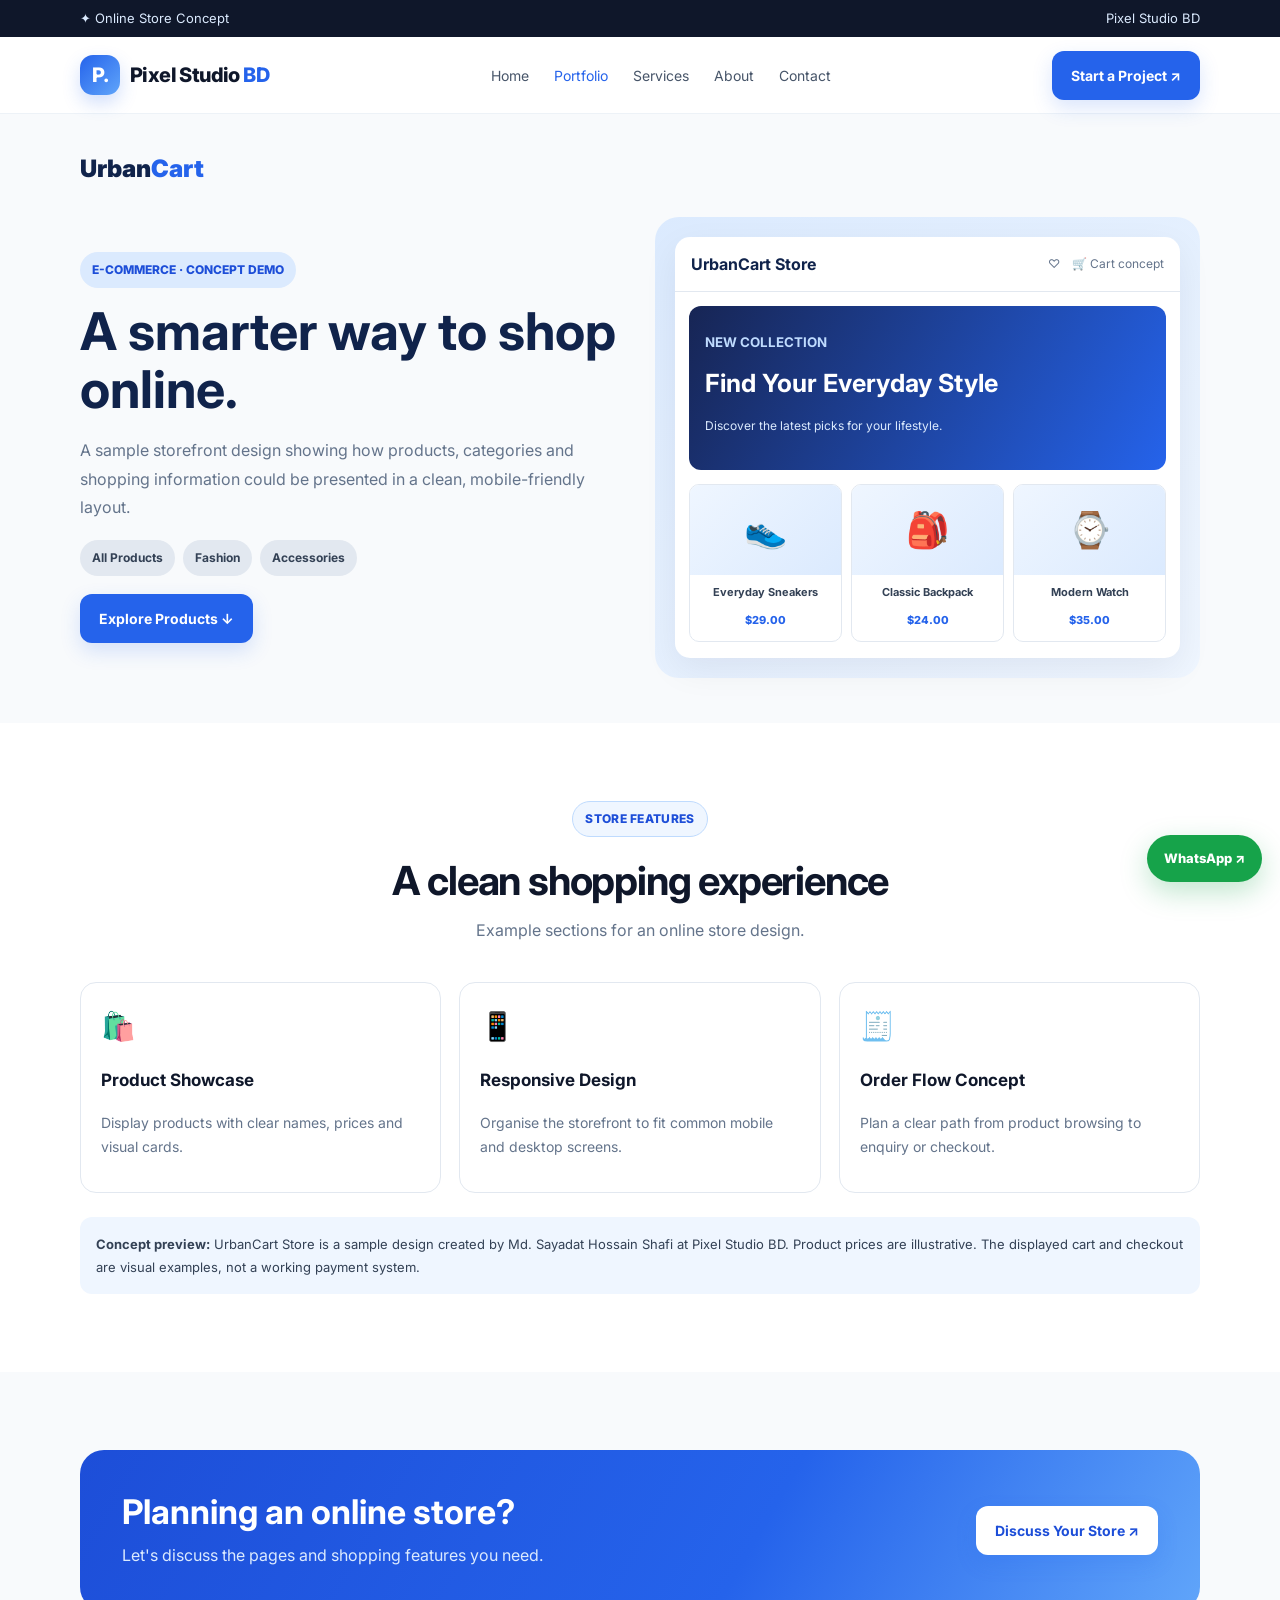
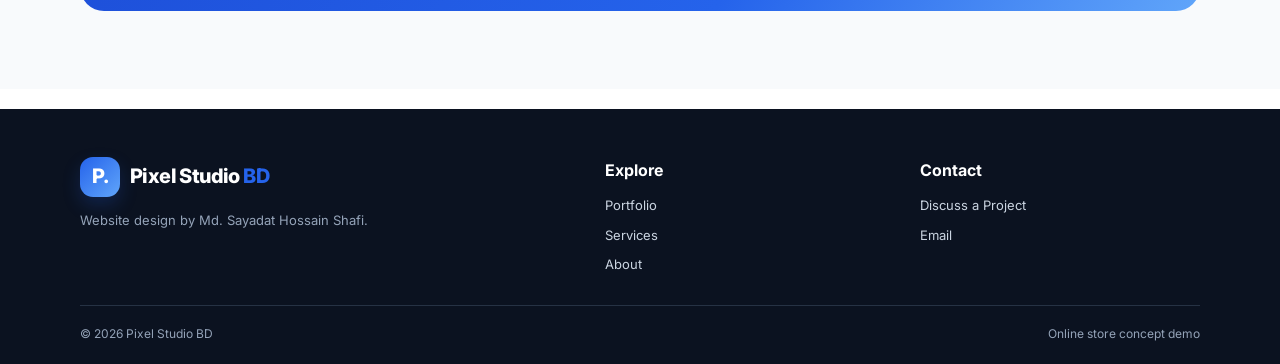
<file: project-store.html>
<!doctype html>
<html lang="en">
<head>
<meta charset="utf-8">
<meta name="viewport" content="width=device-width,initial-scale=1">
<title>UrbanCart Store | Pixel Studio BD</title>
<meta name="description" content="UrbanCart online store website design concept by Pixel Studio BD.">
<link rel="stylesheet" href="style.css">

<style>
.store-hero{background:#f8fafc;padding:35px 0 45px}
.store-brand{font-size:24px;font-weight:900;color:#10234b}
.store-brand span{color:#2563eb}
.store-layout{display:grid;grid-template-columns:1fr 1fr;gap:30px;align-items:center;margin-top:28px}
.store-copy h1{font-size:clamp(34px,5vw,52px);line-height:1.12;color:#10234b;margin:15px 0}
.store-copy p{color:#64748b;line-height:1.8}
.store-label{display:inline-block;background:#dbeafe;color:#1d4ed8;padding:8px 12px;border-radius:25px;font-size:12px;font-weight:800}
.store-art{background:linear-gradient(145deg,#dbeafe,#eff6ff);padding:20px;border-radius:24px}
.store-window{background:white;border-radius:15px;overflow:hidden;box-shadow:0 12px 35px #0f172a10}
.store-window-head{padding:14px 16px;display:flex;justify-content:space-between;align-items:center;border-bottom:1px solid #e2e8f0;gap:10px}
.store-window-head strong{color:#10234b}
.store-window-head span{font-size:12px;color:#64748b}
.store-banner{margin:14px;background:linear-gradient(120deg,#172554,#2563eb);color:white;border-radius:12px;padding:22px 16px}
.store-banner small{color:#bfdbfe;font-weight:700}
.store-banner h2{font-size:25px;margin:8px 0}
.store-banner p{color:#dbeafe;font-size:12px}
.store-products{display:grid;grid-template-columns:repeat(3,minmax(0,1fr));gap:9px;padding:0 14px 16px}
.store-product{border:1px solid #e2e8f0;border-radius:10px;overflow:hidden;text-align:center;padding-bottom:10px}
.store-product-art{height:90px;display:grid;place-items:center;font-size:35px;background:linear-gradient(135deg,#eff6ff,#dbeafe)}
.store-product strong{display:block;font-size:11px;margin:8px 3px 4px;color:#334155}
.store-product small{font-size:11px;color:#2563eb;font-weight:800}
.store-categories{display:flex;gap:8px;flex-wrap:wrap;margin:18px 0}
.store-categories span{padding:8px 12px;border-radius:22px;background:#e2e8f0;color:#334155;font-size:12px;font-weight:700}
.store-features{display:grid;grid-template-columns:repeat(3,minmax(0,1fr));gap:18px}
.store-feature{border:1px solid #e2e8f0;border-radius:16px;padding:20px;background:white}
.store-feature div{font-size:28px}
.store-feature h3{font-size:17px}
.store-feature p{font-size:14px;line-height:1.7;color:#64748b}
.store-notice{background:#eff6ff;padding:16px;border-radius:12px;margin-top:24px;font-size:13px;line-height:1.7;color:#334155}
@media(max-width:750px){.store-layout{grid-template-columns:1fr}.store-features{grid-template-columns:1fr}.store-art{padding:12px}.store-banner h2{font-size:21px}.store-product-art{height:75px}}
</style>
</head>
<body>

<div class="topbar"><div class="container"><span>✦ Online Store Concept</span><span>Pixel Studio BD</span></div></div>

<header class="navbar">
<div class="container nav-inner">
<a class="brand" href="index.html"><span class="brand-mark">P.</span><span>Pixel Studio <em>BD</em></span></a>
<button class="menu-toggle" aria-label="Open navigation" aria-expanded="false">☰ Menu</button>
<nav class="nav-links">
<a href="index.html">Home</a><a class="active" href="portfolio.html">Portfolio</a><a href="services.html">Services</a><a href="about.html">About</a><a href="contact.html">Contact</a>
</nav>
<div class="nav-actions"><a class="btn btn-primary" href="contact.html">Start a Project ↗</a></div>
</div>
</header>

<main>
<section class="store-hero">
<div class="container">
<div class="store-brand">Urban<span>Cart</span></div>
<div class="store-layout">
<div class="store-copy">
<span class="store-label">E-COMMERCE · CONCEPT DEMO</span>
<h1>A smarter way to shop online.</h1>
<p>A sample storefront design showing how products, categories and shopping information could be presented in a clean, mobile-friendly layout.</p>
<div class="store-categories"><span>All Products</span><span>Fashion</span><span>Accessories</span></div>
<a class="btn btn-primary" href="#products">Explore Products ↓</a>
</div>

<div class="store-art">
<div class="store-window">
<div class="store-window-head"><strong>UrbanCart Store</strong><span>♡　🛒 Cart concept</span></div>
<div class="store-banner"><small>NEW COLLECTION</small><h2>Find Your Everyday Style</h2><p>Discover the latest picks for your lifestyle.</p></div>
<div id="products" class="store-products">
<div class="store-product"><div class="store-product-art">👟</div><strong>Everyday Sneakers</strong><small>$29.00</small></div>
<div class="store-product"><div class="store-product-art">🎒</div><strong>Classic Backpack</strong><small>$24.00</small></div>
<div class="store-product"><div class="store-product-art">⌚</div><strong>Modern Watch</strong><small>$35.00</small></div>
</div>
</div>
</div>
</div>
</div>
</section>

<section class="section">
<div class="container">
<div class="section-head"><div class="eyebrow">STORE FEATURES</div><h2>A clean shopping experience</h2><p>Example sections for an online store design.</p></div>
<div class="store-features">
<article class="store-feature"><div>🛍️</div><h3>Product Showcase</h3><p>Display products with clear names, prices and visual cards.</p></article>
<article class="store-feature"><div>📱</div><h3>Responsive Design</h3><p>Organise the storefront to fit common mobile and desktop screens.</p></article>
<article class="store-feature"><div>🧾</div><h3>Order Flow Concept</h3><p>Plan a clear path from product browsing to enquiry or checkout.</p></article>
</div>
<div class="store-notice"><strong>Concept preview:</strong> UrbanCart Store is a sample design created by Md. Sayadat Hossain Shafi at Pixel Studio BD. Product prices are illustrative. The displayed cart and checkout are visual examples, not a working payment system.</div>
</div>
</section>

<section class="section section-soft">
<div class="container"><div class="cta-band"><div><h2>Planning an online store?</h2><p>Let's discuss the pages and shopping features you need.</p></div><a class="btn btn-primary" href="contact.html?plan=Advanced">Discuss Your Store ↗</a></div></div>
</section>
</main>

<footer class="footer"><div class="container">
<div class="footer-grid">
<div><a class="brand" href="index.html"><span class="brand-mark">P.</span><span>Pixel Studio <em>BD</em></span></a><p>Website design by Md. Sayadat Hossain Shafi.</p></div>
<div><h4>Explore</h4><div class="footer-links"><a href="portfolio.html">Portfolio</a><a href="services.html">Services</a><a href="about.html">About</a></div></div>
<div><h4>Contact</h4><div class="footer-links"><a href="contact.html">Discuss a Project</a><a href="mailto:mdsayadathossain2007@gmail.com">Email</a></div></div>
</div>
<div class="copyright"><span>© 2026 Pixel Studio BD</span><span>Online store concept demo</span></div>
</div></footer>

<a class="wa-float" data-wa href="https://wa.me/8801336478777">WhatsApp ↗</a>
<script src="script.js"></script>
</body>
</html>
</file>
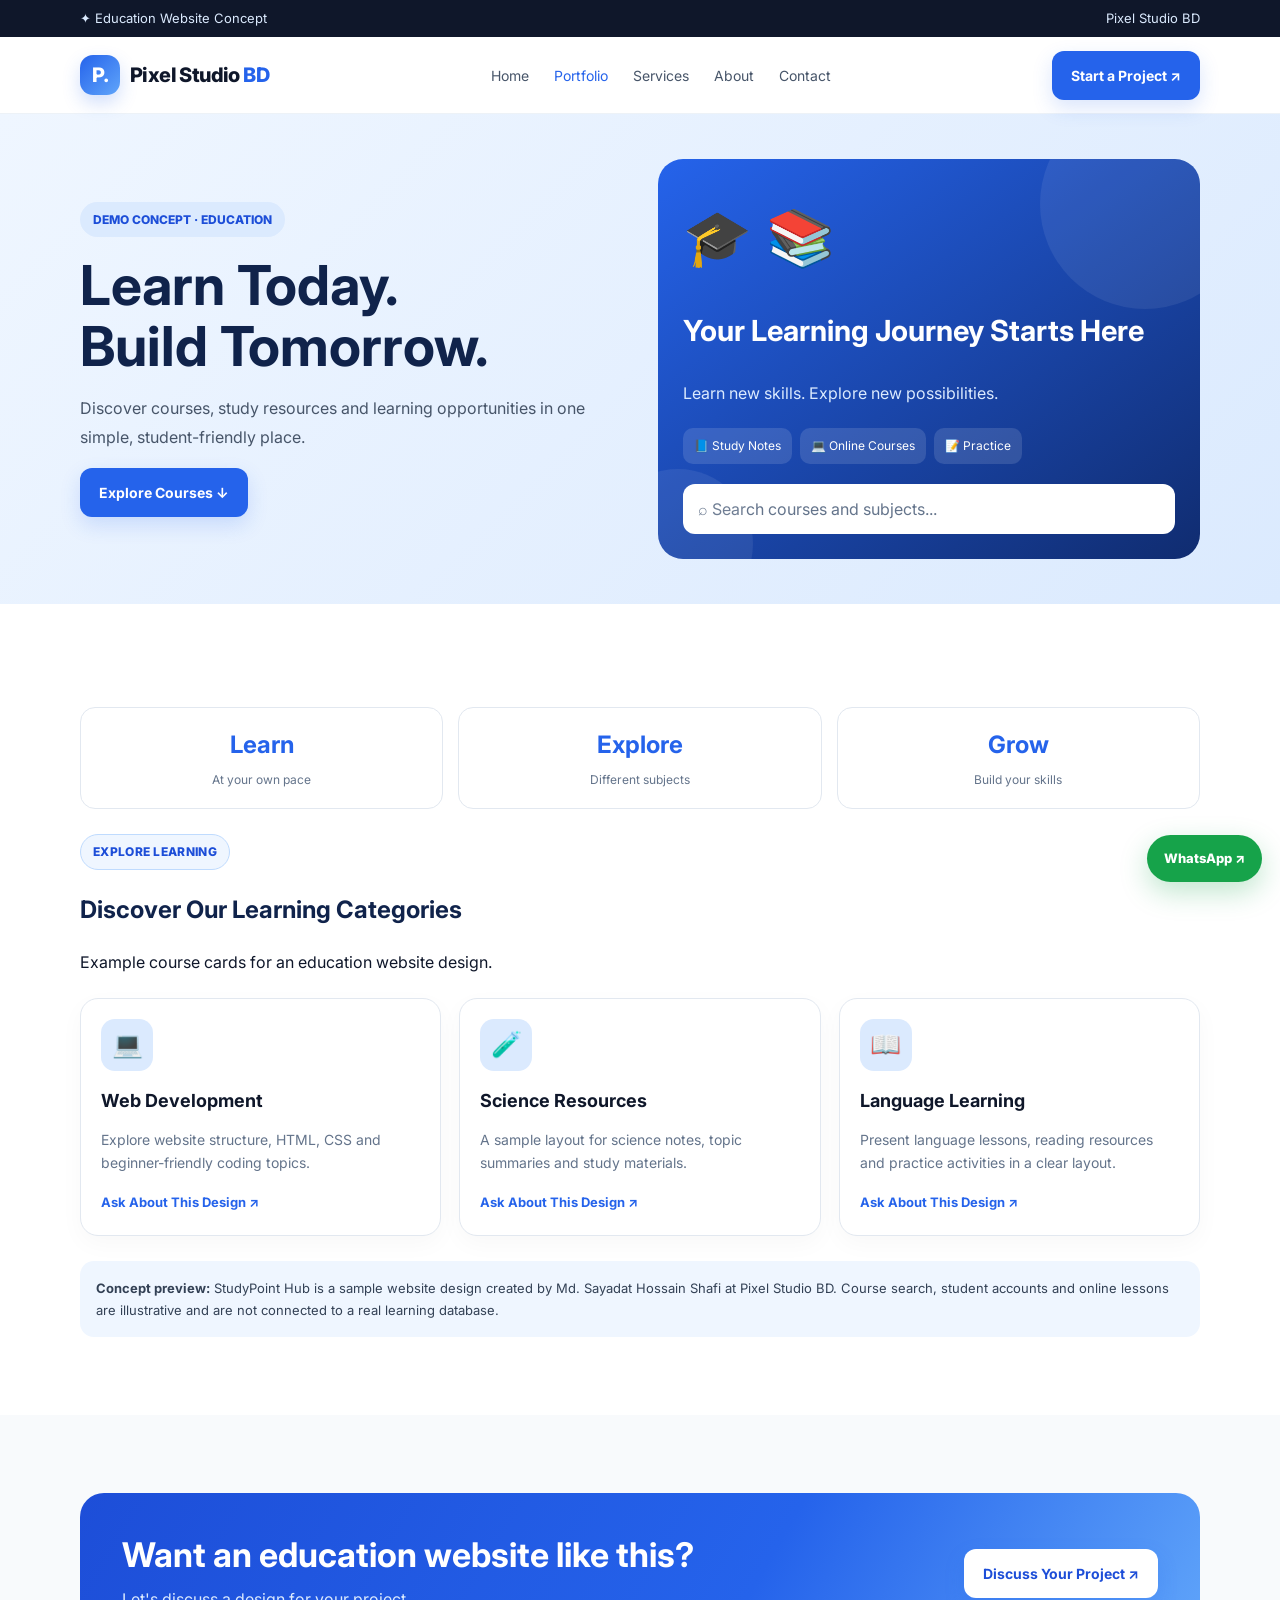
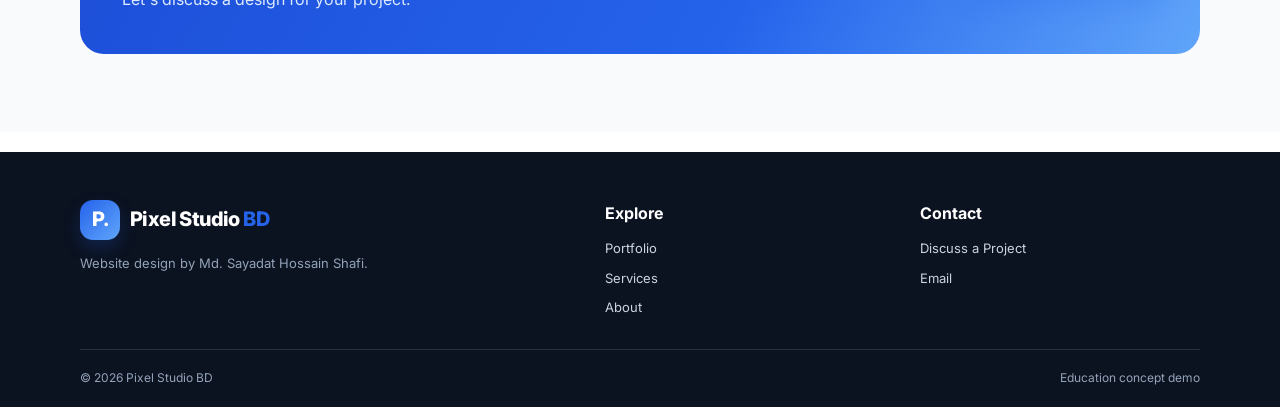
<file: project-study.html>
<!doctype html>
<html lang="en">
<head>
<meta charset="utf-8">
<meta name="viewport" content="width=device-width,initial-scale=1">
<title>StudyPoint Hub | Pixel Studio BD</title>
<meta name="description" content="StudyPoint Hub education website design concept by Pixel Studio BD.">
<link rel="stylesheet" href="style.css">

<style>
.study-hero{
  background:linear-gradient(135deg,#eff6ff,#dbeafe);
  padding:45px 0;
}
.study-layout{
  display:grid;
  grid-template-columns:1fr 1fr;
  gap:35px;
  align-items:center;
}
.study-label{
  display:inline-block;
  background:#dbeafe;
  color:#1d4ed8;
  padding:8px 13px;
  border-radius:30px;
  font-size:12px;
  font-weight:800;
}
.study-hero h1{
  font-size:clamp(34px,5vw,55px);
  line-height:1.1;
  color:#10234b;
  margin:18px 0;
}
.study-hero p{
  line-height:1.8;
  color:#475569;
}
.study-art{
  background:linear-gradient(145deg,#2563eb,#102c70);
  border-radius:25px;
  padding:25px;
  color:white;
  min-height:270px;
  position:relative;
  overflow:hidden;
}
.study-art:before,.study-art:after{
  content:"";
  position:absolute;
  border-radius:50%;
  background:#ffffff13;
}
.study-art:before{
  width:210px;height:210px;right:-50px;top:-60px;
}
.study-art:after{
  width:150px;height:150px;left:-55px;bottom:-60px;
}
.art-cap{
  font-size:55px;
  margin:8px 0;
  position:relative;
}
.study-art h2{
  font-size:29px;
  position:relative;
}
.study-art p{
  color:#dbeafe;
  position:relative;
}
.art-pills{
  display:flex;
  gap:8px;
  flex-wrap:wrap;
  position:relative;
  margin-top:20px;
}
.art-pills span{
  padding:8px 11px;
  border-radius:10px;
  background:#ffffff20;
  font-size:12px;
}
.study-search{
  background:white;
  padding:12px 15px;
  border-radius:12px;
  color:#64748b;
  margin-top:20px;
  position:relative;
}
.study-stats{
  display:grid;
  grid-template-columns:repeat(3,1fr);
  gap:15px;
  margin:25px 0;
}
.study-stat{
  background:white;
  border:1px solid #e2e8f0;
  border-radius:15px;
  padding:17px 10px;
  text-align:center;
}
.study-stat strong{
  display:block;
  font-size:24px;
  color:#2563eb;
}
.study-stat span{
  font-size:12px;
  color:#64748b;
}
.study-heading{
  margin-bottom:22px;
}
.study-heading h2{
  color:#10234b;
}
.study-courses{
  display:grid;
  grid-template-columns:repeat(3,minmax(0,1fr));
  gap:18px;
}
.study-course{
  background:white;
  border:1px solid #e2e8f0;
  border-radius:18px;
  padding:20px;
  box-shadow:0 8px 24px #0f172a08;
}
.course-icon{
  width:52px;height:52px;
  display:grid;
  place-items:center;
  border-radius:14px;
  font-size:25px;
  background:#dbeafe;
  margin-bottom:15px;
}
.study-course h3{
  margin:8px 0;
  font-size:18px;
}
.study-course p{
  color:#64748b;
  font-size:14px;
  line-height:1.6;
}
.course-link{
  color:#2563eb;
  font-weight:700;
  text-decoration:none;
  font-size:13px;
}
.study-note{
  background:#eff6ff;
  border-radius:14px;
  padding:16px;
  margin-top:25px;
  color:#334155;
  font-size:13px;
  line-height:1.7;
}
@media(max-width:750px){
  .study-layout{grid-template-columns:1fr}
  .study-courses{grid-template-columns:1fr}
  .study-stats{gap:8px}
  .study-stat{padding:13px 5px}
  .study-stat strong{font-size:20px}
  .study-art{min-height:240px}
}
</style>
</head>

<body>

<div class="topbar">
  <div class="container">
    <span>✦ Education Website Concept</span>
    <span>Pixel Studio BD</span>
  </div>
</div>

<header class="navbar">
  <div class="container nav-inner">
    <a class="brand" href="index.html">
      <span class="brand-mark">P.</span>
      <span>Pixel Studio <em>BD</em></span>
    </a>

    <button class="menu-toggle"
      aria-label="Open navigation"
      aria-expanded="false">☰ Menu</button>

    <nav class="nav-links">
      <a href="index.html">Home</a>
      <a class="active" href="portfolio.html">Portfolio</a>
      <a href="services.html">Services</a>
      <a href="about.html">About</a>
      <a href="contact.html">Contact</a>
    </nav>

    <div class="nav-actions">
      <a class="btn btn-primary" href="contact.html">Start a Project ↗</a>
    </div>
  </div>
</header>

<main>

<section class="study-hero">
  <div class="container study-layout">

    <div>
      <span class="study-label">DEMO CONCEPT · EDUCATION</span>
      <h1>Learn Today.<br>Build Tomorrow.</h1>
      <p>
        Discover courses, study resources and learning
        opportunities in one simple, student-friendly place.
      </p>
      <a class="btn btn-primary" href="#courses">Explore Courses ↓</a>
    </div>

    <div class="study-art">
      <div class="art-cap">🎓 📚</div>
      <h2>Your Learning Journey Starts Here</h2>
      <p>Learn new skills. Explore new possibilities.</p>
      <div class="art-pills">
        <span>📘 Study Notes</span>
        <span>💻 Online Courses</span>
        <span>📝 Practice</span>
      </div>
      <div class="study-search">⌕ Search courses and subjects...</div>
    </div>

  </div>
</section>

<section class="section">
  <div class="container">

    <div class="study-stats">
      <div class="study-stat">
        <strong>Learn</strong>
        <span>At your own pace</span>
      </div>
      <div class="study-stat">
        <strong>Explore</strong>
        <span>Different subjects</span>
      </div>
      <div class="study-stat">
        <strong>Grow</strong>
        <span>Build your skills</span>
      </div>
    </div>

    <div id="courses" class="study-heading">
      <div class="eyebrow">EXPLORE LEARNING</div>
      <h2>Discover Our Learning Categories</h2>
      <p>Example course cards for an education website design.</p>
    </div>

    <div class="study-courses">

      <article class="study-course">
        <div class="course-icon">💻</div>
        <h3>Web Development</h3>
        <p>
          Explore website structure, HTML, CSS
          and beginner-friendly coding topics.
        </p>
        <a class="course-link" href="contact.html?plan=Basic">
          Ask About This Design ↗
        </a>
      </article>

      <article class="study-course">
        <div class="course-icon">🧪</div>
        <h3>Science Resources</h3>
        <p>
          A sample layout for science notes,
          topic summaries and study materials.
        </p>
        <a class="course-link" href="contact.html?plan=Business">
          Ask About This Design ↗
        </a>
      </article>

      <article class="study-course">
        <div class="course-icon">📖</div>
        <h3>Language Learning</h3>
        <p>
          Present language lessons, reading resources
          and practice activities in a clear layout.
        </p>
        <a class="course-link" href="contact.html?plan=Basic">
          Ask About This Design ↗
        </a>
      </article>

    </div>

    <div class="study-note">
      <strong>Concept preview:</strong>
      StudyPoint Hub is a sample website design created
      by Md. Sayadat Hossain Shafi at Pixel Studio BD.
      Course search, student accounts and online lessons
      are illustrative and are not connected to a real
      learning database.
    </div>

  </div>
</section>

<section class="section section-soft">
  <div class="container">
    <div class="cta-band">
      <div>
        <h2>Want an education website like this?</h2>
        <p>Let's discuss a design for your project.</p>
      </div>
      <a class="btn btn-primary"
         href="contact.html?plan=Business">
        Discuss Your Project ↗
      </a>
    </div>
  </div>
</section>

</main>

<footer class="footer">
  <div class="container">
    <div class="footer-grid">
      <div>
        <a class="brand" href="index.html">
          <span class="brand-mark">P.</span>
          <span>Pixel Studio <em>BD</em></span>
        </a>
        <p>Website design by Md. Sayadat Hossain Shafi.</p>
      </div>

      <div>
        <h4>Explore</h4>
        <div class="footer-links">
          <a href="portfolio.html">Portfolio</a>
          <a href="services.html">Services</a>
          <a href="about.html">About</a>
        </div>
      </div>

      <div>
        <h4>Contact</h4>
        <div class="footer-links">
          <a href="contact.html">Discuss a Project</a>
          <a href="mailto:mdsayadathossain2007@gmail.com">Email</a>
        </div>
      </div>
    </div>

    <div class="copyright">
      <span>© 2026 Pixel Studio BD</span>
      <span>Education concept demo</span>
    </div>
  </div>
</footer>

<a class="wa-float"
   data-wa
   href="https://wa.me/8801336478777">WhatsApp ↗</a>

<script src="script.js"></script>
</body>
</html>
</file>
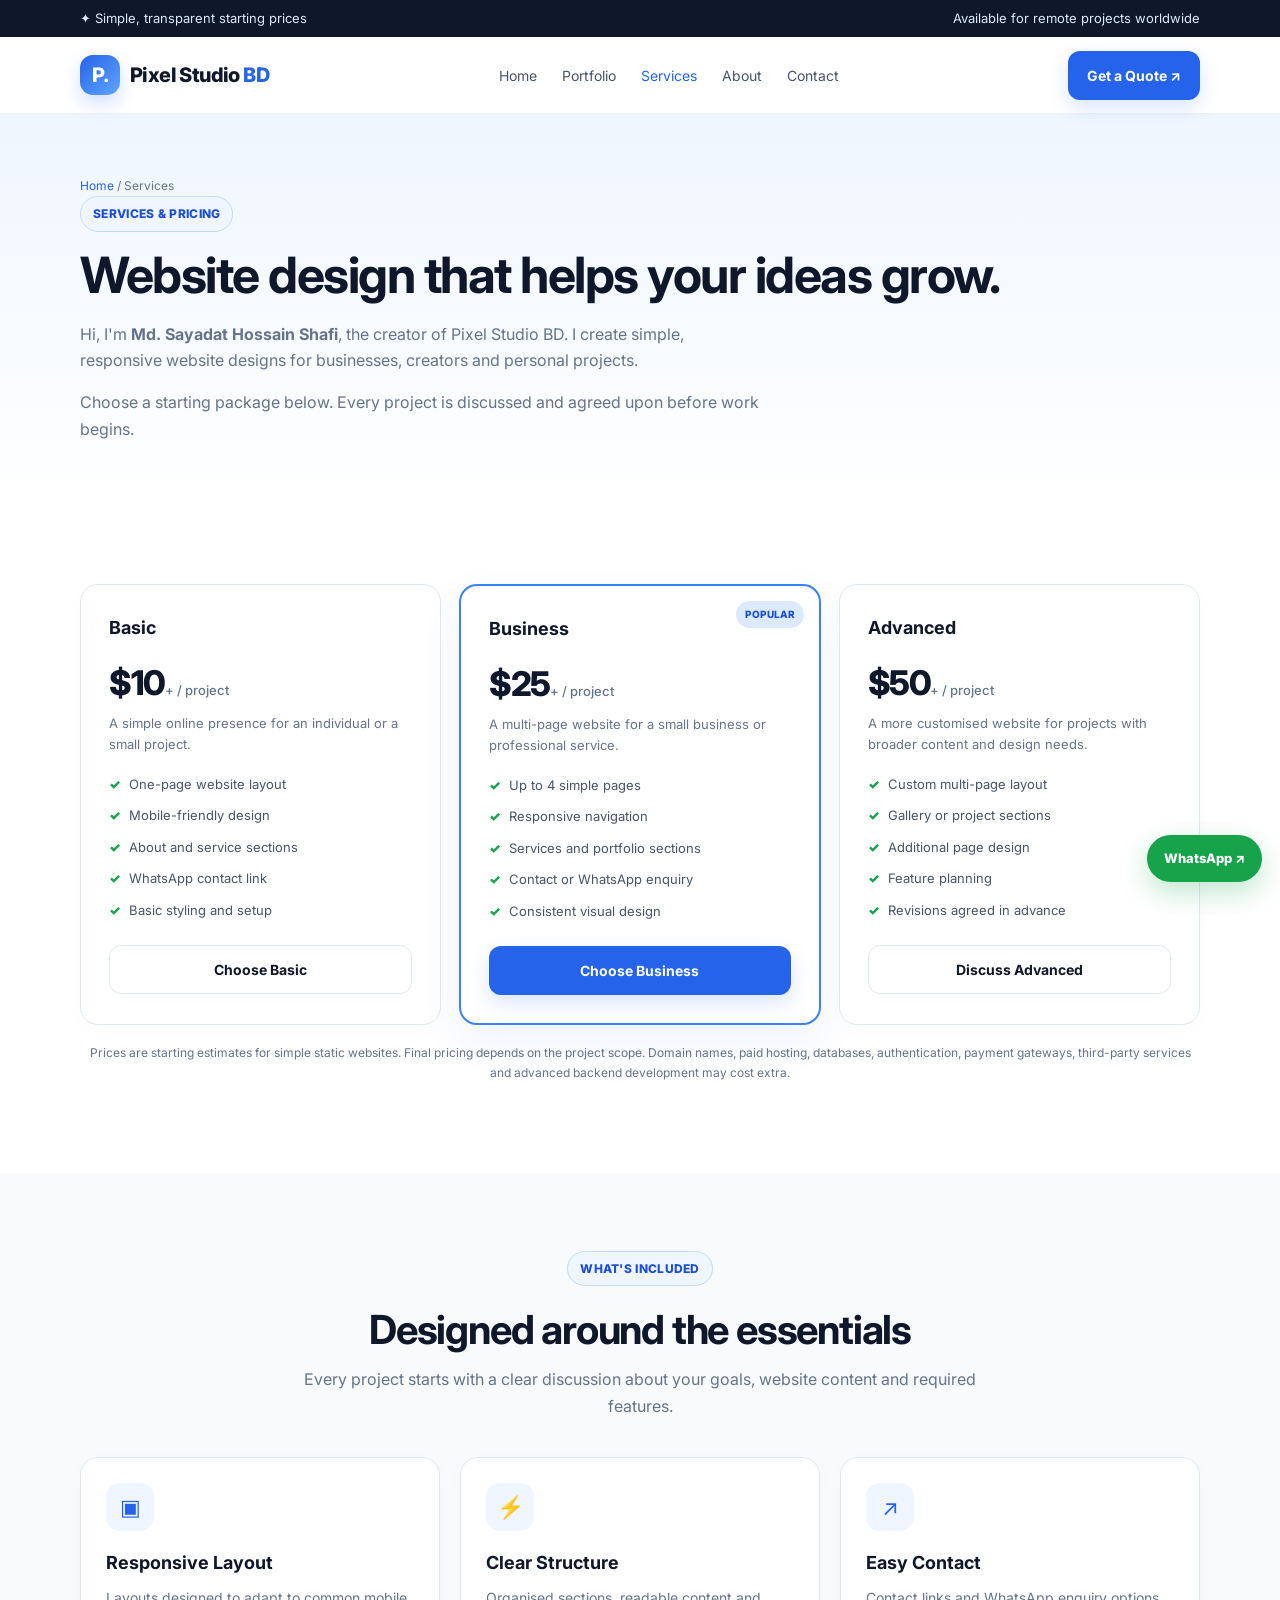
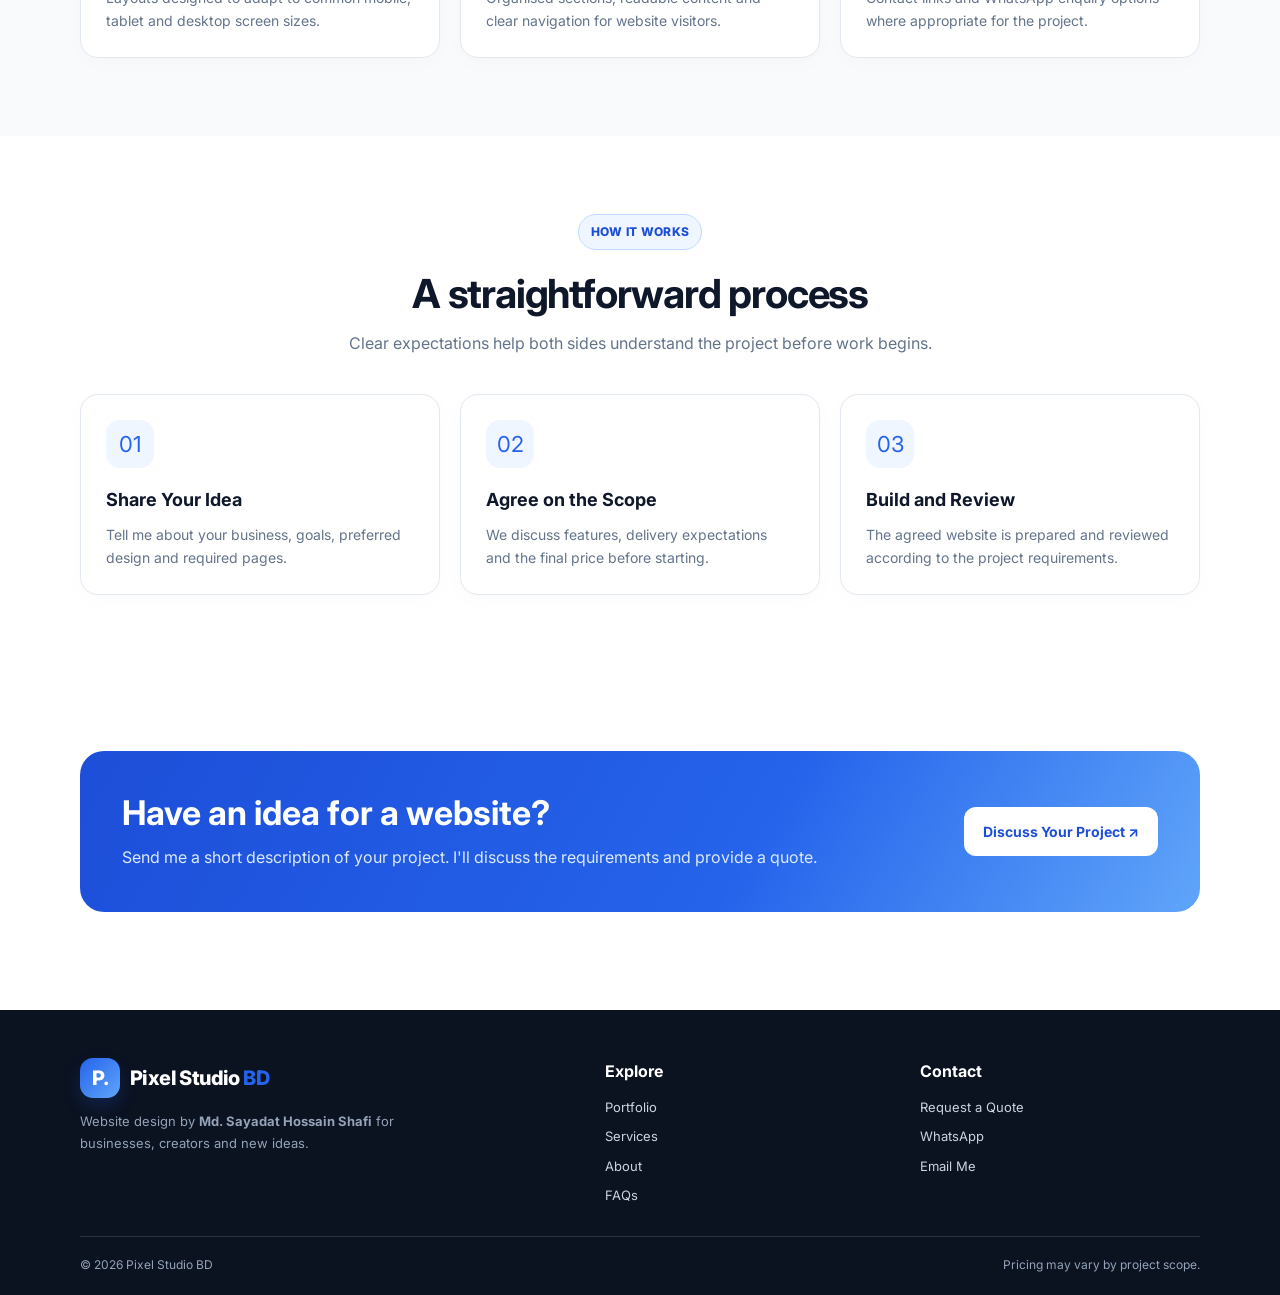
<file: services.html>
<!doctype html>
<html lang="en">
<head>
  <meta charset="utf-8">
  <meta name="viewport" content="width=device-width, initial-scale=1">

  <title>Website Design Services & Pricing | Pixel Studio BD</title>
  <meta name="description" content="Explore affordable website design packages by Md. Sayadat Hossain Shafi at Pixel Studio BD. Contact us for a project quote.">
  <meta name="author" content="Md. Sayadat Hossain Shafi">

  <link rel="stylesheet" href="style.css">
</head>

<body>

  <div class="topbar">
    <div class="container">
      <span>✦ Simple, transparent starting prices</span>
      <span>Available for remote projects worldwide</span>
    </div>
  </div>

  <header class="navbar">
    <div class="container nav-inner">

      <a class="brand" href="index.html">
        <span class="brand-mark">P.</span>
        <span>Pixel Studio <em>BD</em></span>
      </a>

      <button class="menu-toggle"
        aria-label="Open navigation"
        aria-expanded="false">
        ☰ Menu
      </button>

      <nav class="nav-links">
        <a href="index.html">Home</a>
        <a href="portfolio.html">Portfolio</a>
        <a class="active" href="services.html">Services</a>
        <a href="about.html">About</a>
        <a href="contact.html">Contact</a>
      </nav>

      <div class="nav-actions">
        <a class="btn btn-primary" href="contact.html">
          Get a Quote ↗
        </a>
      </div>

    </div>
  </header>

  <main>

    <!-- Services Hero -->
    <section class="page-hero">
      <div class="container">

        <div class="breadcrumbs">
          <a href="index.html">Home</a> / Services
        </div>

        <div class="eyebrow">SERVICES & PRICING</div>

        <h1>Website design that helps your ideas grow.</h1>

        <p>
          Hi, I'm <strong>Md. Sayadat Hossain Shafi</strong>,
          the creator of Pixel Studio BD. I create simple,
          responsive website designs for businesses, creators
          and personal projects.
        </p>

        <p>
          Choose a starting package below. Every project is
          discussed and agreed upon before work begins.
        </p>

      </div>
    </section>

    <!-- Pricing -->
    <section class="section">
      <div class="container">

        <div class="pricing-grid">

          <!-- Basic -->
          <article class="price-card">

            <h3>Basic</h3>

            <div class="price">
              $10<small>+ / project</small>
            </div>

            <p>
              A simple online presence for an individual
              or a small project.
            </p>

            <ul>
              <li>One-page website layout</li>
              <li>Mobile-friendly design</li>
              <li>About and service sections</li>
              <li>WhatsApp contact link</li>
              <li>Basic styling and setup</li>
            </ul>

            <a class="btn btn-light"
               href="contact.html?plan=Basic">
              Choose Basic
            </a>

          </article>

          <!-- Business -->
          <article class="price-card popular">

            <span class="popular-label">POPULAR</span>

            <h3>Business</h3>

            <div class="price">
              $25<small>+ / project</small>
            </div>

            <p>
              A multi-page website for a small business
              or professional service.
            </p>

            <ul>
              <li>Up to 4 simple pages</li>
              <li>Responsive navigation</li>
              <li>Services and portfolio sections</li>
              <li>Contact or WhatsApp enquiry</li>
              <li>Consistent visual design</li>
            </ul>

            <a class="btn btn-primary"
               href="contact.html?plan=Business">
              Choose Business
            </a>

          </article>

          <!-- Advanced -->
          <article class="price-card">

            <h3>Advanced</h3>

            <div class="price">
              $50<small>+ / project</small>
            </div>

            <p>
              A more customised website for projects
              with broader content and design needs.
            </p>

            <ul>
              <li>Custom multi-page layout</li>
              <li>Gallery or project sections</li>
              <li>Additional page design</li>
              <li>Feature planning</li>
              <li>Revisions agreed in advance</li>
            </ul>

            <a class="btn btn-light"
               href="contact.html?plan=Advanced">
              Discuss Advanced
            </a>

          </article>

        </div>

        <p class="note">
          Prices are starting estimates for simple static websites.
          Final pricing depends on the project scope. Domain names,
          paid hosting, databases, authentication, payment gateways,
          third-party services and advanced backend development
          may cost extra.
        </p>

      </div>
    </section>

    <!-- What's Included -->
    <section class="section section-soft">
      <div class="container">

        <div class="section-head">

          <div class="eyebrow">WHAT'S INCLUDED</div>

          <h2>Designed around the essentials</h2>

          <p>
            Every project starts with a clear discussion about
            your goals, website content and required features.
          </p>

        </div>

        <div class="grid-3">

          <article class="feature-card">
            <div class="feature-icon">▣</div>
            <h3>Responsive Layout</h3>
            <p>
              Layouts designed to adapt to common mobile,
              tablet and desktop screen sizes.
            </p>
          </article>

          <article class="feature-card">
            <div class="feature-icon">⚡</div>
            <h3>Clear Structure</h3>
            <p>
              Organised sections, readable content and
              clear navigation for website visitors.
            </p>
          </article>

          <article class="feature-card">
            <div class="feature-icon">↗</div>
            <h3>Easy Contact</h3>
            <p>
              Contact links and WhatsApp enquiry options
              where appropriate for the project.
            </p>
          </article>

        </div>
      </div>
    </section>

    <!-- Working Process -->
    <section class="section">
      <div class="container">

        <div class="section-head">
          <div class="eyebrow">HOW IT WORKS</div>
          <h2>A straightforward process</h2>
          <p>
            Clear expectations help both sides understand
            the project before work begins.
          </p>
        </div>

        <div class="grid-3">

          <article class="feature-card">
            <div class="feature-icon">01</div>
            <h3>Share Your Idea</h3>
            <p>
              Tell me about your business, goals,
              preferred design and required pages.
            </p>
          </article>

          <article class="feature-card">
            <div class="feature-icon">02</div>
            <h3>Agree on the Scope</h3>
            <p>
              We discuss features, delivery expectations
              and the final price before starting.
            </p>
          </article>

          <article class="feature-card">
            <div class="feature-icon">03</div>
            <h3>Build and Review</h3>
            <p>
              The agreed website is prepared and reviewed
              according to the project requirements.
            </p>
          </article>

        </div>
      </div>
    </section>

    <!-- Call to Action -->
    <section class="section">
      <div class="container">

        <div class="cta-band">

          <div>
            <h2>Have an idea for a website?</h2>
            <p>
              Send me a short description of your project.
              I'll discuss the requirements and provide a quote.
            </p>
          </div>

          <a class="btn" href="contact.html">
            Discuss Your Project ↗
          </a>

        </div>

      </div>
    </section>

  </main>

  <!-- Footer -->
  <footer class="footer">
    <div class="container">

      <div class="footer-grid">

        <div>
          <a class="brand" href="index.html">
            <span class="brand-mark">P.</span>
            <span>Pixel Studio <em>BD</em></span>
          </a>

          <p>
            Website design by
            <strong>Md. Sayadat Hossain Shafi</strong>
            for businesses, creators and new ideas.
          </p>
        </div>

        <div>
          <h4>Explore</h4>
          <div class="footer-links">
            <a href="portfolio.html">Portfolio</a>
            <a href="services.html">Services</a>
            <a href="about.html">About</a>
            <a href="faq.html">FAQs</a>
          </div>
        </div>

        <div>
          <h4>Contact</h4>
          <div class="footer-links">
            <a href="contact.html">Request a Quote</a>

            <a href="https://wa.me/8801336478777"
               target="_blank"
               rel="noopener noreferrer">
              WhatsApp
            </a>

            <a href="mailto:mdsayadathossain2007@gmail.com">
              Email Me
            </a>
          </div>
        </div>

      </div>

      <div class="copyright">
        <span>
          © <span id="current-year">2026</span>
          Pixel Studio BD
        </span>
        <span>Pricing may vary by project scope.</span>
      </div>

    </div>
  </footer>

  <a class="wa-float"
     data-wa
     href="https://wa.me/8801336478777"
     target="_blank"
     rel="noopener noreferrer">
    WhatsApp ↗
  </a>

  <script src="script.js"></script>

  <script>
    const yearElement = document.getElementById("current-year");

    if (yearElement) {
      yearElement.textContent = new Date().getFullYear();
    }
  </script>

</body>
</html>
</file>
<file: style.css>
@import url('https://fonts.googleapis.com/css2?family=Hind+Siliguri:wght@400;500;600;700&family=Inter:wght@400;500;600;700;800&display=swap');
:root{--blue:#2563eb;--blue2:#1d4ed8;--navy:#0f172a;--muted:#64748b;--line:#e2e8f0;--soft:#eff6ff;--white:#fff;--shadow:0 18px 55px rgba(15,23,42,.08)}
*{box-sizing:border-box}html{scroll-behavior:smooth}body{margin:0;color:var(--navy);background:#fff;font-family:Inter,'Hind Siliguri',sans-serif;line-height:1.65}body.bn{font-family:'Hind Siliguri',Inter,sans-serif}a{color:inherit;text-decoration:none}button,input,textarea,select{font:inherit}.container{width:min(1120px,92%);margin:auto}.topbar{background:#0f172a;color:#dbeafe;font-size:13px;padding:8px 0}.topbar .container{display:flex;justify-content:space-between;gap:12px;flex-wrap:wrap}.navbar{position:sticky;top:0;background:rgba(255,255,255,.94);backdrop-filter:blur(14px);z-index:10;border-bottom:1px solid #edf2f7}.nav-inner{min-height:76px;display:flex;align-items:center;justify-content:space-between;gap:20px}.brand{display:flex;align-items:center;gap:10px;font-weight:800;letter-spacing:-.6px;font-size:20px}.brand-mark{display:grid;place-items:center;width:40px;height:40px;background:linear-gradient(135deg,#2563eb,#60a5fa);color:#fff;border-radius:13px;font-weight:800;box-shadow:0 8px 18px #2563eb35}.brand span em{font-style:normal;color:var(--blue)}.nav-links{display:flex;align-items:center;gap:25px;font-size:14px;color:#475569}.nav-links a:hover,.nav-links a.active{color:var(--blue)}.nav-actions{display:flex;gap:10px;align-items:center}.menu-toggle{display:none;border:1px solid var(--line);background:white;border-radius:10px;padding:8px 12px}.btn{display:inline-flex;justify-content:center;align-items:center;gap:8px;padding:12px 18px;border-radius:12px;border:1px solid transparent;font-weight:700;font-size:14px;cursor:pointer;transition:.2s}.btn-primary{background:var(--blue);color:#fff;box-shadow:0 8px 20px #2563eb2b}.btn-primary:hover{background:var(--blue2);transform:translateY(-1px)}.btn-light{background:#fff;border-color:var(--line);color:var(--navy)}.btn-light:hover{border-color:#93c5fd;background:#f8fbff}.hero{padding:82px 0 72px;overflow:hidden;background:radial-gradient(circle at 88% 15%,#dbeafe 0,transparent 28%),linear-gradient(180deg,#f8fbff 0,#fff 100%)}.hero-grid{display:grid;grid-template-columns:1.05fr .95fr;align-items:center;gap:54px}.eyebrow{display:inline-flex;align-items:center;gap:8px;padding:7px 12px;border:1px solid #bfdbfe;background:#eff6ff;color:#1d4ed8;border-radius:999px;font-size:12px;font-weight:800;letter-spacing:.3px}.dot{width:7px;height:7px;background:#22c55e;border-radius:50%}.hero h1{font-size:clamp(36px,5.3vw,62px);line-height:1.12;letter-spacing:-2.4px;margin:20px 0}.hero h1 span{color:var(--blue)}.hero p{font-size:17px;color:var(--muted);max-width:550px}.hero-buttons{display:flex;gap:12px;flex-wrap:wrap;margin:28px 0}.trust-row{display:flex;gap:22px;flex-wrap:wrap;color:#64748b;font-size:13px}.trust-row strong{color:#0f172a}.mock-window{background:#fff;border:1px solid #dbeafe;border-radius:20px;padding:14px;box-shadow:0 28px 80px #1d4ed81b;transform:rotate(1deg)}.window-top{display:flex;align-items:center;gap:6px;padding:3px 4px 13px;border-bottom:1px solid #eef2f7}.window-top i{width:8px;height:8px;background:#cbd5e1;border-radius:50%}.window-url{margin-left:10px;flex:1;border-radius:7px;background:#f1f5f9;padding:4px 10px;color:#94a3b8;font-size:10px}.mock-site{padding:22px 18px 18px;background:linear-gradient(135deg,#f8fbff,#eef5ff);border-radius:13px;margin-top:12px;min-height:320px}.mock-nav{display:flex;justify-content:space-between;align-items:center;font-size:11px;font-weight:800}.mock-logo{color:#2563eb}.mock-hero{display:grid;grid-template-columns:1.1fr .9fr;gap:10px;align-items:center;padding:34px 0}.mock-hero h3{font-size:24px;line-height:1.15;margin:0 0 9px}.mock-hero p{font-size:10px;margin:0 0 12px}.mock-pill{display:inline-block;background:#2563eb;color:white;border-radius:6px;padding:6px 10px;font-size:9px}.mock-art{height:145px;border-radius:14px;background:linear-gradient(145deg,#bfdbfe,#2563eb);display:grid;place-items:center;color:#fff;font-size:42px;position:relative;overflow:hidden}.mock-art:after{content:"";position:absolute;width:110px;height:110px;border:18px solid #ffffff40;border-radius:50%;right:-30px;bottom:-30px}.mock-stats{display:grid;grid-template-columns:repeat(3,1fr);gap:8px}.mock-stats div{background:#fff;border:1px solid #e2e8f0;border-radius:8px;padding:10px;text-align:center;font-size:9px;color:#64748b}.mock-stats strong{display:block;color:#0f172a;font-size:15px}.section{padding:78px 0}.section-soft{background:#f8fafc}.section-head{text-align:center;max-width:680px;margin:0 auto 38px}.section-head .eyebrow{margin-bottom:12px}.section-head h2{font-size:clamp(28px,4vw,40px);letter-spacing:-1.2px;line-height:1.2;margin:8px 0 12px}.section-head p{color:var(--muted);margin:0}.grid-3{display:grid;grid-template-columns:repeat(3,1fr);gap:20px}.feature-card,.service-card,.project-card,.price-card,.info-card{border:1px solid var(--line);border-radius:18px;background:#fff;padding:25px;box-shadow:0 5px 22px #0f172a05}.feature-icon{display:grid;place-items:center;width:48px;height:48px;border-radius:14px;background:#eff6ff;color:#2563eb;font-size:22px;margin-bottom:17px}.feature-card h3,.service-card h3,.project-card h3{margin:0 0 8px;font-size:18px}.feature-card p,.service-card p,.project-card p{margin:0;color:var(--muted);font-size:14px}.section-link{text-align:center;margin-top:30px}.project-visual{height:185px;border-radius:13px;display:grid;place-items:center;overflow:hidden;margin-bottom:18px;padding:15px}.visual-shop{background:linear-gradient(135deg,#fef3c7,#f97316)}.visual-business{background:linear-gradient(135deg,#dbeafe,#2563eb)}.visual-study{background:linear-gradient(135deg,#dcfce7,#059669)}.mini-page{width:80%;height:135px;background:white;border-radius:9px;box-shadow:0 10px 25px #0f172a22;padding:12px}.mini-bar{height:8px;width:48%;border-radius:5px;background:#dbeafe;margin-bottom:10px}.mini-line{height:5px;background:#e2e8f0;border-radius:5px;margin:7px 0;width:80%}.mini-line.short{width:53%}.mini-blocks{display:flex;gap:6px;margin-top:12px}.mini-blocks i{display:block;flex:1;height:42px;border-radius:5px;background:#eff6ff}.visual-shop .mini-bar{background:#fb923c}.visual-study .mini-bar{background:#34d399}.tag{display:inline-flex;background:#f1f5f9;color:#475569;border-radius:7px;padding:4px 8px;font-size:11px;font-weight:700;margin-bottom:10px}.project-meta{display:flex;align-items:center;justify-content:space-between;gap:8px;margin-top:17px;padding-top:14px;border-top:1px solid #f1f5f9;font-size:12px;color:#64748b}.project-meta a{color:#2563eb;font-weight:800}.pricing-grid{display:grid;grid-template-columns:repeat(3,1fr);gap:18px;align-items:stretch}.price-card{padding:28px;position:relative}.price-card.popular{border:2px solid #3b82f6;box-shadow:0 15px 40px #2563eb15}.popular-label{position:absolute;right:15px;top:15px;background:#dbeafe;color:#1d4ed8;border-radius:999px;padding:5px 9px;font-size:10px;font-weight:800}.price-card h3{margin:0;font-size:18px}.price-card .price{font-size:34px;font-weight:800;letter-spacing:-1.5px;margin:12px 0 2px}.price-card .price small{font-size:13px;color:#64748b;font-weight:500;letter-spacing:0}.price-card>p{font-size:13px;color:var(--muted);margin:0 0 18px}.price-card ul{list-style:none;padding:0;margin:18px 0 24px;font-size:13px;color:#475569}.price-card li{margin:10px 0}.price-card li:before{content:"✓";color:#16a34a;font-weight:900;margin-right:9px}.price-card .btn{width:100%}.note{color:#64748b;font-size:12px;text-align:center;margin-top:18px}.cta-band{background:linear-gradient(120deg,#1d4ed8,#2563eb 60%,#60a5fa);border-radius:24px;padding:42px;color:#fff;display:flex;align-items:center;justify-content:space-between;gap:24px}.cta-band h2{font-size:clamp(25px,3vw,34px);line-height:1.2;margin:0 0 10px}.cta-band p{color:#dbeafe;margin:0}.cta-band .btn{background:#fff;color:#1d4ed8;white-space:nowrap}.page-hero{padding:62px 0 48px;background:linear-gradient(180deg,#eff6ff,#fff)}.page-hero h1{font-size:clamp(34px,5vw,50px);line-height:1.15;letter-spacing:-1.5px;margin:15px 0}.page-hero p{max-width:680px;color:var(--muted);font-size:16px}.breadcrumbs{font-size:12px;color:#64748b}.breadcrumbs a{color:#2563eb}.filter-row{display:flex;gap:9px;flex-wrap:wrap;justify-content:center;margin-bottom:28px}.filter-chip{border:1px solid var(--line);background:white;color:#475569;border-radius:999px;padding:8px 14px;font-size:13px;cursor:pointer}.filter-chip.active,.filter-chip:hover{background:#2563eb;color:white;border-color:#2563eb}.project-grid{display:grid;grid-template-columns:repeat(3,1fr);gap:20px}.project-card{padding:15px}.project-card .project-content{padding:4px 5px 3px}.project-card[hidden]{display:none}.detail-grid{display:grid;grid-template-columns:1fr 1fr;gap:30px;align-items:start}.detail-preview{padding:20px;background:#eff6ff;border-radius:20px;border:1px solid #dbeafe}.detail-preview .project-visual{height:300px}.detail-preview .mini-page{height:210px;padding:20px}.detail-preview .mini-blocks i{height:70px}.detail-copy h2{font-size:30px;line-height:1.2}.detail-copy p{color:var(--muted)}.check-list{list-style:none;padding:0}.check-list li{padding:9px 0;border-bottom:1px solid #f1f5f9}.check-list li:before{content:"✓";color:#16a34a;font-weight:900;margin-right:10px}.about-grid{display:grid;grid-template-columns:.8fr 1.2fr;gap:36px;align-items:center}.about-art{min-height:300px;border-radius:22px;background:radial-gradient(circle at 70% 20%,#93c5fd,transparent 30%),linear-gradient(135deg,#eff6ff,#dbeafe);display:grid;place-items:center}.about-logo{width:135px;height:135px;border-radius:35px;background:linear-gradient(135deg,#2563eb,#60a5fa);display:grid;place-items:center;color:#fff;font-size:55px;font-weight:800;box-shadow:0 22px 45px #2563eb40}.about-copy h2{font-size:34px;line-height:1.2;margin:10px 0}.about-copy p{color:var(--muted)}.stats-grid{display:grid;grid-template-columns:repeat(3,1fr);gap:14px;margin-top:22px}.stat{border:1px solid var(--line);border-radius:13px;padding:15px}.stat strong{display:block;color:#2563eb;font-size:22px}.stat span{font-size:12px;color:#64748b}.contact-grid{display:grid;grid-template-columns:.8fr 1.2fr;gap:24px;align-items:start}.contact-side{background:#0f172a;color:white;border-radius:20px;padding:28px}.contact-side h2{font-size:27px;line-height:1.2}.contact-side p{color:#cbd5e1;font-size:14px}.contact-item{padding:14px 0;border-top:1px solid #334155}.contact-item small{display:block;color:#94a3b8}.contact-form{border:1px solid var(--line);border-radius:20px;padding:28px;box-shadow:var(--shadow)}.form-grid{display:grid;grid-template-columns:1fr 1fr;gap:15px}.field{display:flex;flex-direction:column;gap:6px}.field.full{grid-column:1/-1}.field label{font-size:13px;font-weight:700}.field input,.field textarea,.field select{width:100%;border:1px solid #cbd5e1;border-radius:10px;padding:12px 13px;background:#fff;outline:none}.field input:focus,.field textarea:focus,.field select:focus{border-color:#60a5fa;box-shadow:0 0 0 3px #dbeafe}.field textarea{min-height:110px;resize:vertical}.form-help{font-size:12px;color:#64748b;margin:12px 0}.faq-list{max-width:800px;margin:auto}.faq-item{border-bottom:1px solid var(--line);padding:18px 0}.faq-item summary{cursor:pointer;font-weight:700}.faq-item p{color:var(--muted);font-size:14px}.footer{background:#0b1220;color:#cbd5e1;padding:48px 0 20px;margin-top:20px}.footer-grid{display:grid;grid-template-columns:1.4fr .8fr .8fr;gap:35px}.footer .brand{color:#fff}.footer p{font-size:13px;color:#94a3b8;max-width:350px}.footer h4{color:#fff;margin:0 0 12px}.footer-links{display:grid;gap:8px;font-size:13px}.footer-links a:hover{color:#93c5fd}.copyright{border-top:1px solid #263244;margin-top:30px;padding-top:18px;display:flex;justify-content:space-between;gap:12px;flex-wrap:wrap;font-size:12px;color:#94a3b8}.wa-float{position:fixed;right:18px;bottom:18px;z-index:20;border-radius:999px;background:#16a34a;color:white;padding:13px 17px;font-size:13px;font-weight:800;box-shadow:0 10px 28px #16a34a45}.empty-state{text-align:center;color:#64748b;padding:40px}.disclaimer{font-size:12px;color:#64748b;background:#f8fafc;border:1px dashed #cbd5e1;padding:12px 14px;border-radius:10px;margin-top:15px}
@media(max-width:900px){.hero-grid{gap:30px}.nav-links{gap:14px}.nav-actions .btn{padding:10px 12px}.grid-3,.project-grid,.pricing-grid{grid-template-columns:repeat(2,1fr)}.contact-grid,.about-grid,.detail-grid{grid-template-columns:1fr}.hero{padding:58px 0}.mock-window{max-width:560px;margin:auto}.footer-grid{grid-template-columns:1fr 1fr}.footer-grid>div:first-child{grid-column:1/-1}}
@media(max-width:680px){.topbar .container{justify-content:center;text-align:center}.nav-inner{min-height:68px;flex-wrap:wrap}.menu-toggle{display:block}.nav-links{display:none;order:3;width:100%;padding:10px 0 18px;flex-direction:column;align-items:stretch;gap:0}.nav-links.open{display:flex}.nav-links a{padding:11px 5px;border-top:1px solid #f1f5f9}.nav-actions{margin-left:auto}.nav-actions .btn{display:none}.hero-grid{grid-template-columns:1fr}.hero h1{letter-spacing:-1.5px}.hero p{font-size:15px}.hero{padding:45px 0}.mock-site{min-height:260px}.mock-hero{padding:24px 0}.mock-hero h3{font-size:19px}.mock-art{height:115px}.section{padding:55px 0}.grid-3,.project-grid,.pricing-grid{grid-template-columns:1fr}.feature-card{padding:22px}.cta-band{padding:28px;align-items:flex-start;flex-direction:column}.form-grid{grid-template-columns:1fr}.field.full{grid-column:auto}.contact-form,.contact-side{padding:22px}.footer-grid{grid-template-columns:1fr}.footer-grid>div:first-child{grid-column:auto}.copyright{flex-direction:column}.stats-grid{grid-template-columns:1fr 1fr 1fr}.price-card{padding:24px}.page-hero{padding:45px 0 35px}}
/* Personal branding additions */
.profile-placeholder {
width: 100%;
min-height: 280px;
display: flex;
flex-direction: column;
align-items: center;
justify-content: center;
gap: 12px;
padding: 25px;
text-align: center;
background: linear-gradient(135deg, #dbeafe, #eff6ff);
border: 2px dashed #93c5fd;
border-radius: 22px;
color: #1d4ed8;
}

.profile-placeholder .profile-initials {
width: 110px;
height: 110px;
display: grid;
place-items: center;
border-radius: 50%;
background: linear-gradient(135deg, #2563eb, #60a5fa);
color: white;
font-size: 32px;
font-weight: 800;
box-shadow: 0 12px 30px #2563eb30;
}

.profile-placeholder p {
margin: 0;
font-size: 14px;
}

.profile-placeholder small {
color: #64748b;
}

@media (max-width: 680px) {
.profile-placeholder {
min-height: 230px;
}
}
</file>
